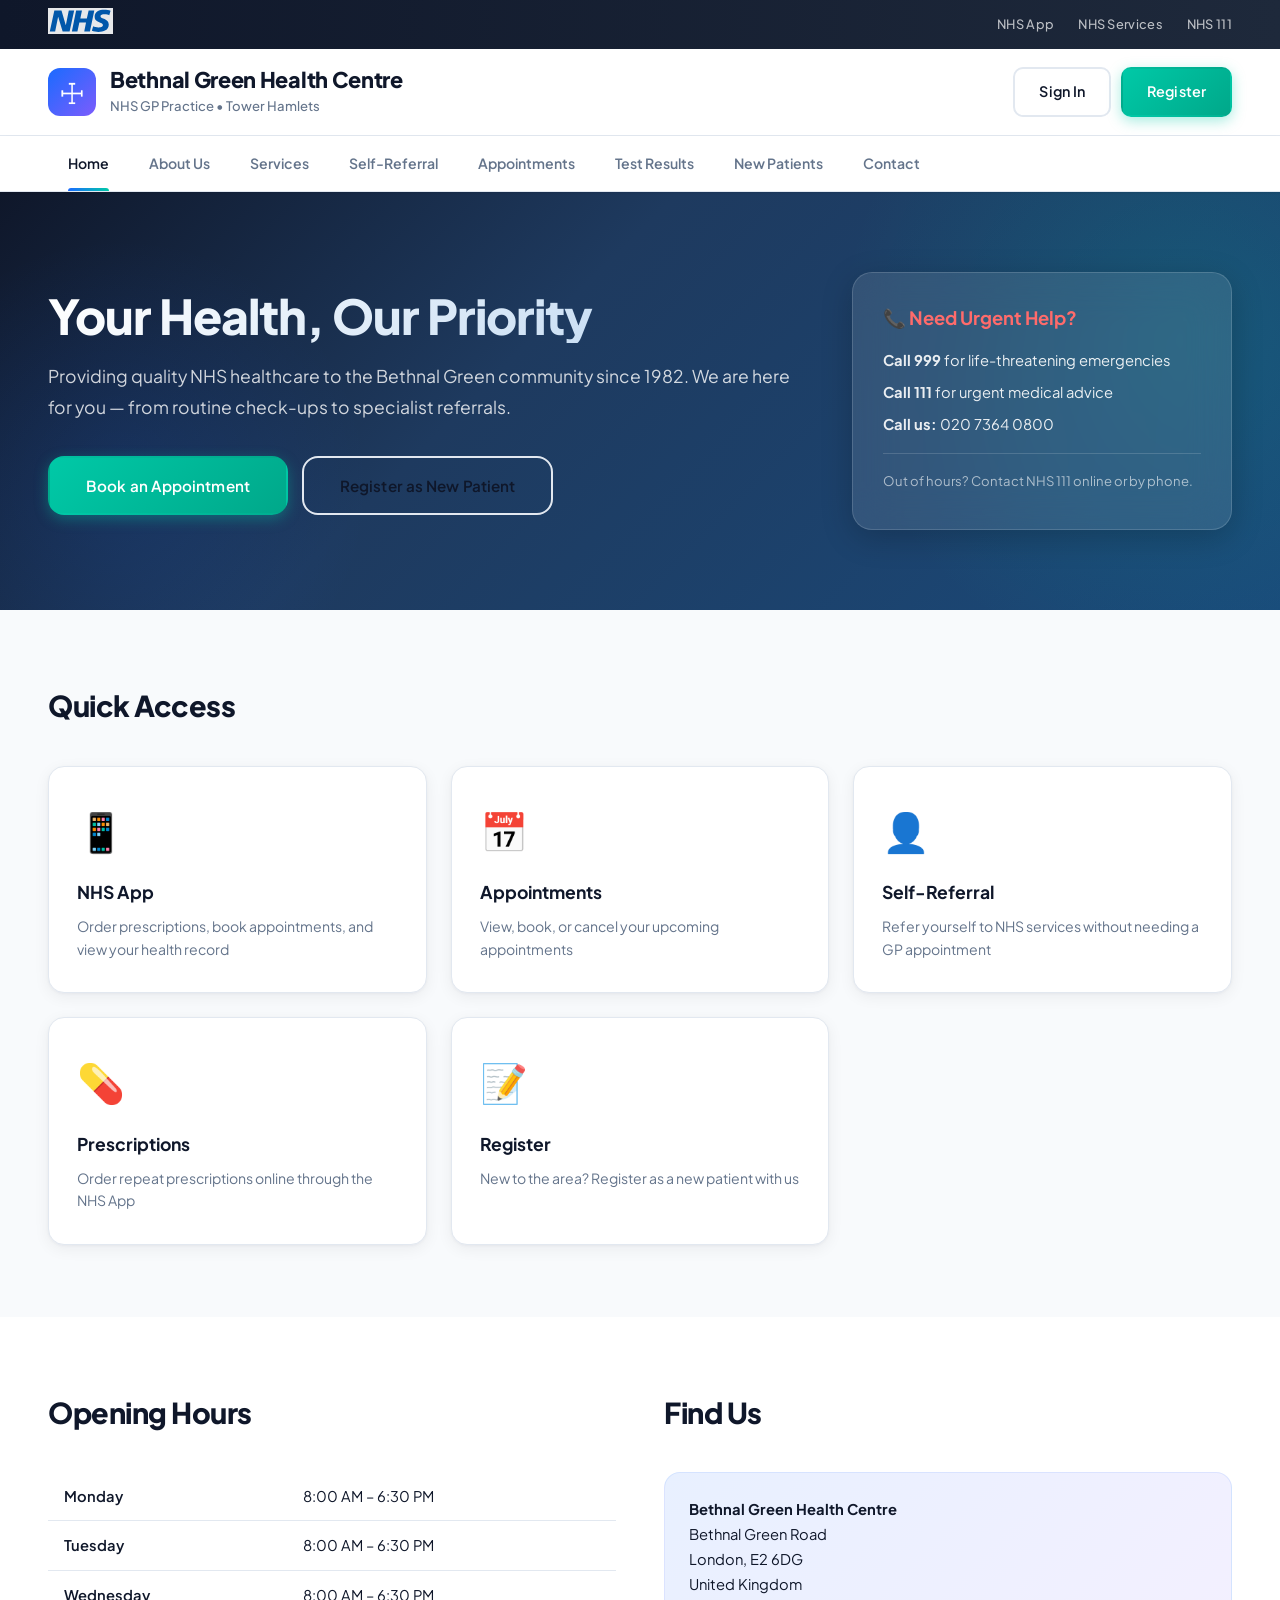
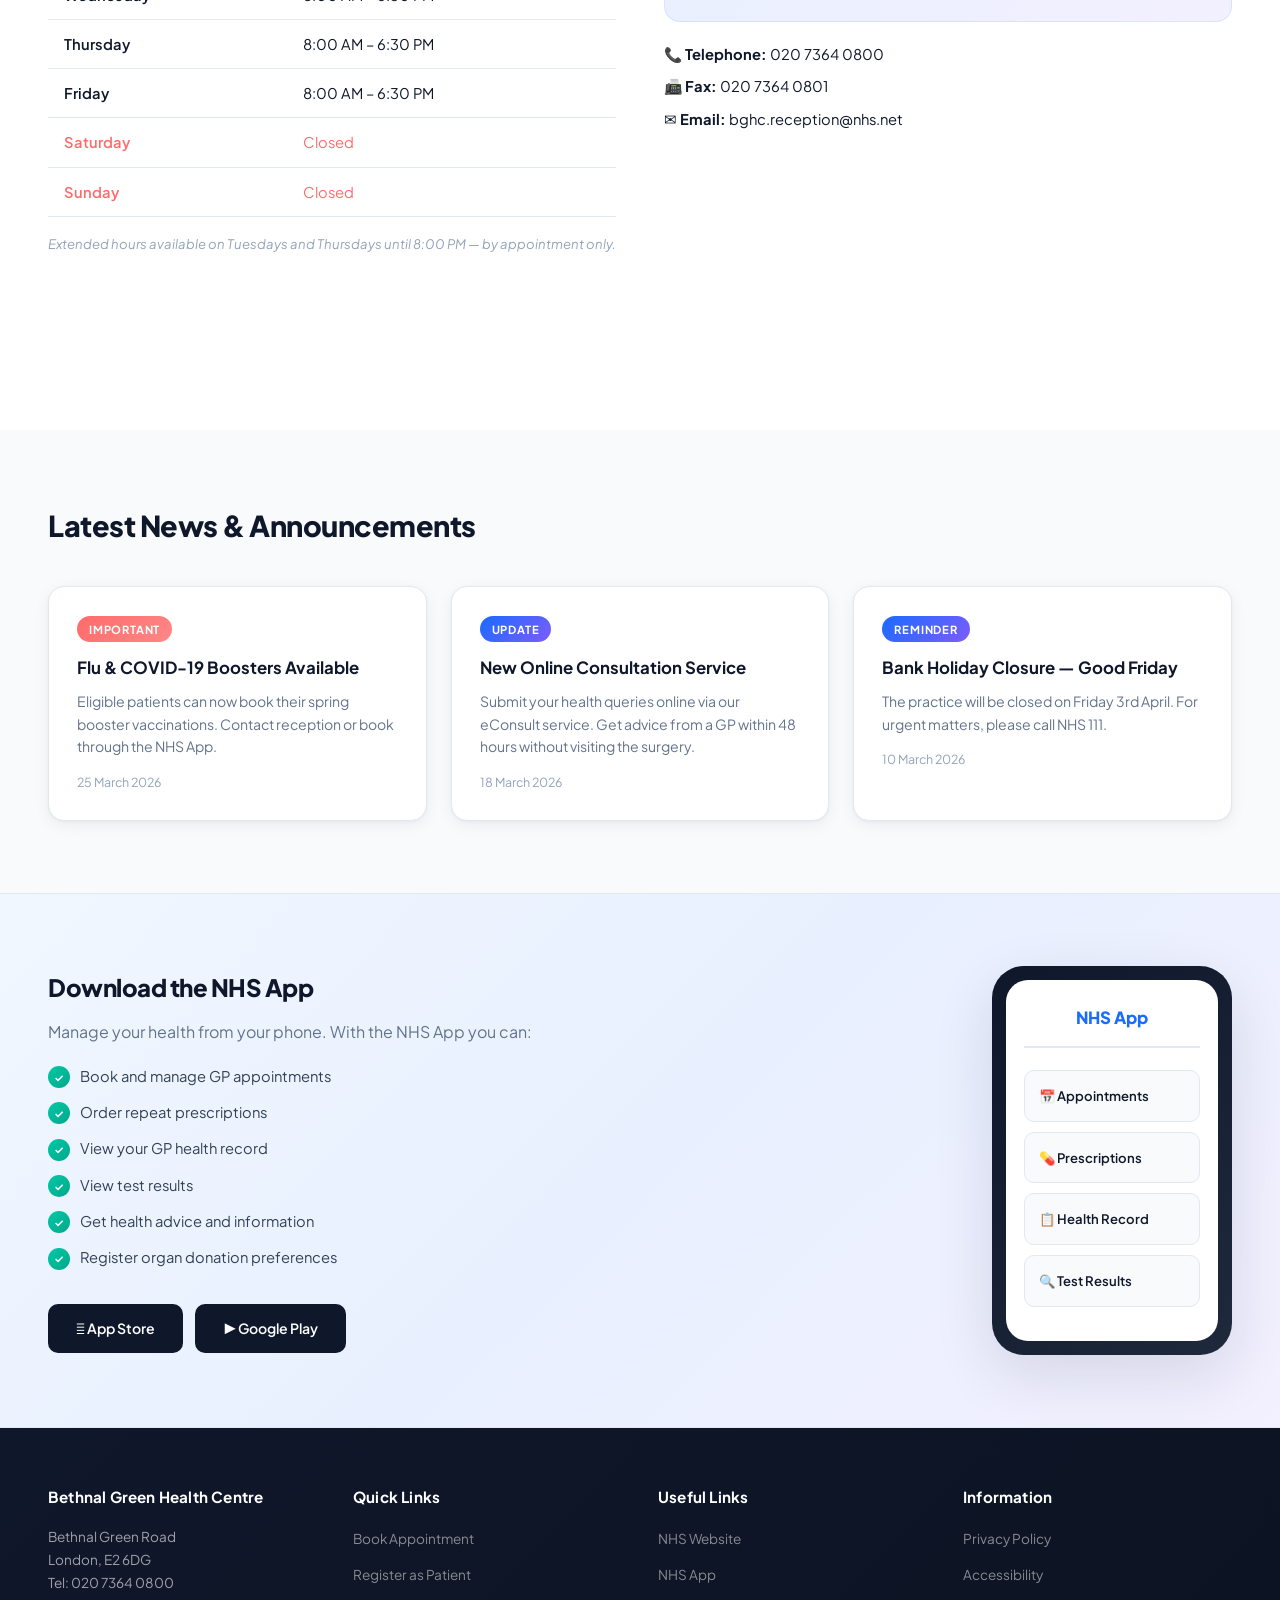
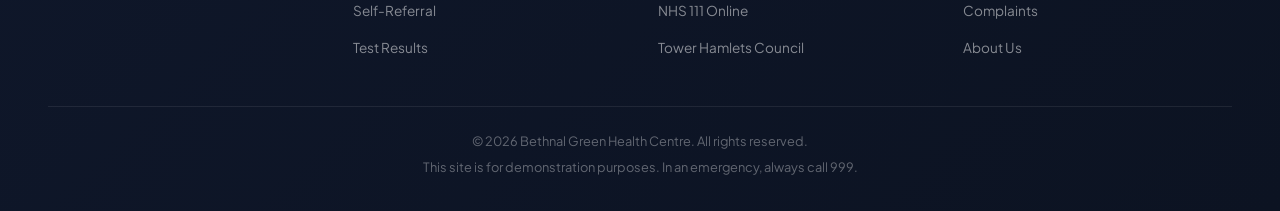
<file: index.html>
<!DOCTYPE html>
<html lang="en">
<head>
    <meta charset="UTF-8">
    <meta name="viewport" content="width=device-width, initial-scale=1.0">
    <title>Bethnal Green Health Centre - NHS GP Practice</title>
    <link rel="stylesheet" href="styles.css">
    <link rel="preconnect" href="https://fonts.googleapis.com">
    <link href="https://fonts.googleapis.com/css2?family=Frutiger:wght@400;700&family=Inter:wght@300;400;500;600;700&display=swap" rel="stylesheet">
</head>
<body>
    <!-- NHS Top Banner -->
    <div class="nhs-banner">
        <div class="container nhs-banner-inner">
            <a href="https://www.nhs.uk" class="nhs-logo-link" target="_blank">
                <svg class="nhs-logo" xmlns="http://www.w3.org/2000/svg" viewBox="0 0 40 16" width="80" height="32">
                    <path fill="#fff" d="M0 0h40v16H0z"/>
                    <path fill="#005eb8" d="M3.9 1.5h4.4l2.6 9h.1l1.8-9h3.3l-2.8 13H9l-2.7-9h-.1l-1.8 9H1.1M17.3 1.5h3.6l-1 4.9h4L25 1.5h3.5l-2.7 13h-3.5l1.1-5.6h-4.1l-1.2 5.6h-3.4M37.7 4.4c-.7-.3-1.6-.6-2.9-.6-1.4 0-2.5.2-2.5 1.3 0 1.8 5.1 1.2 5.1 5.1 0 3.6-3.3 4.5-6.4 4.5-1.3 0-2.9-.3-4-.7l.8-2.7c.7.4 2.1.7 3.2.7s2.8-.2 2.8-1.5c0-2.1-5.1-1.3-5.1-5 0-3.4 2.9-4.4 5.8-4.4 1.6 0 3.1.2 4 .6"/>
                </svg>
            </a>
            <nav class="nhs-top-nav">
                <a href="https://www.nhs.uk/nhs-app/" target="_blank">NHS App</a>
                <a href="https://www.nhs.uk/nhs-services/" target="_blank">NHS Services</a>
                <a href="https://111.nhs.uk/" target="_blank">NHS 111</a>
            </nav>
        </div>
    </div>

    <!-- Main Header -->
    <header class="main-header">
        <div class="container header-inner">
            <div class="header-left">
                <div class="practice-icon">&#9769;</div>
                <div>
                    <h1 class="practice-name">Bethnal Green Health Centre</h1>
                    <p class="practice-subtitle">NHS GP Practice &bull; Tower Hamlets</p>
                </div>
            </div>
            <div class="header-right">
                <a href="signin.html" class="btn btn-outline">Sign In</a>
                <a href="register.html" class="btn btn-primary">Register</a>
            </div>
        </div>
    </header>

    <!-- Navigation -->
    <nav class="main-nav">
        <div class="container">
            <button class="mobile-menu-btn" onclick="toggleMenu()" aria-label="Menu">&#9776;</button>
            <ul class="nav-list" id="navList">
                <li><a href="index.html" class="active">Home</a></li>
                <li><a href="about.html">About Us</a></li>
                <li><a href="services.html">Services</a></li>
                <li><a href="self-referral.html">Self-Referral</a></li>
                <li><a href="appointments.html">Appointments</a></li>
                <li><a href="results.html">Test Results</a></li>
                <li><a href="register.html">New Patients</a></li>
                <li><a href="contact.html">Contact</a></li>
            </ul>
        </div>
    </nav>

    <!-- Hero Section -->
    <section class="hero">
        <div class="container hero-inner">
            <div class="hero-content">
                <h2>Your Health, Our Priority</h2>
                <p>Providing quality NHS healthcare to the Bethnal Green community since 1982. We are here for you — from routine check-ups to specialist referrals.</p>
                <div class="hero-actions">
                    <a href="appointments.html" class="btn btn-primary btn-lg">Book an Appointment</a>
                    <a href="register.html" class="btn btn-outline btn-lg">Register as New Patient</a>
                </div>
            </div>
            <div class="hero-card">
                <h3>&#128222; Need Urgent Help?</h3>
                <p><strong>Call 999</strong> for life-threatening emergencies</p>
                <p><strong>Call 111</strong> for urgent medical advice</p>
                <p><strong>Call us:</strong> 020 7364 0800</p>
                <hr>
                <p class="small">Out of hours? Contact NHS 111 online or by phone.</p>
            </div>
        </div>
    </section>

    <!-- Quick Access -->
    <section class="section quick-access">
        <div class="container">
            <h2 class="section-title">Quick Access</h2>
            <div class="card-grid">
                <a href="https://www.nhs.uk/nhs-app/" target="_blank" class="quick-card">
                    <div class="quick-icon">&#128241;</div>
                    <h3>NHS App</h3>
                    <p>Order prescriptions, book appointments, and view your health record</p>
                </a>
                <a href="appointments.html" class="quick-card">
                    <div class="quick-icon">&#128197;</div>
                    <h3>Appointments</h3>
                    <p>View, book, or cancel your upcoming appointments</p>
                </a>
<a href="self-referral.html" class="quick-card">
                    <div class="quick-icon">&#128100;</div>
                    <h3>Self-Referral</h3>
                    <p>Refer yourself to NHS services without needing a GP appointment</p>
                </a>
                <a href="prescriptions.html" class="quick-card">
                    <div class="quick-icon">&#128138;</div>
                    <h3>Prescriptions</h3>
                    <p>Order repeat prescriptions online through the NHS App</p>
                </a>
                <a href="register.html" class="quick-card">
                    <div class="quick-icon">&#128221;</div>
                    <h3>Register</h3>
                    <p>New to the area? Register as a new patient with us</p>
                </a>
            </div>
        </div>
    </section>

    <!-- Opening Hours -->
    <section class="section section-alt">
        <div class="container">
            <div class="two-col">
                <div>
                    <h2 class="section-title">Opening Hours</h2>
                    <table class="hours-table">
                        <tr><td>Monday</td><td>8:00 AM – 6:30 PM</td></tr>
                        <tr><td>Tuesday</td><td>8:00 AM – 6:30 PM</td></tr>
                        <tr><td>Wednesday</td><td>8:00 AM – 6:30 PM</td></tr>
                        <tr><td>Thursday</td><td>8:00 AM – 6:30 PM</td></tr>
                        <tr><td>Friday</td><td>8:00 AM – 6:30 PM</td></tr>
                        <tr class="closed"><td>Saturday</td><td>Closed</td></tr>
                        <tr class="closed"><td>Sunday</td><td>Closed</td></tr>
                    </table>
                    <p class="note">Extended hours available on Tuesdays and Thursdays until 8:00 PM — by appointment only.</p>
                </div>
                <div>
                    <h2 class="section-title">Find Us</h2>
                    <div class="address-block">
                        <p><strong>Bethnal Green Health Centre</strong></p>
                        <p>Bethnal Green Road</p>
                        <p>London, E2 6DG</p>
                        <p>United Kingdom</p>
                    </div>
                    <div class="contact-quick">
                        <p>&#128222; <strong>Telephone:</strong> 020 7364 0800</p>
                        <p>&#128224; <strong>Fax:</strong> 020 7364 0801</p>
                        <p>&#9993; <strong>Email:</strong> bghc.reception@nhs.net</p>
                    </div>
                    <div class="map-embed">
                        <iframe src="https://www.google.com/maps/embed?pb=!1m18!1m12!1m3!1d2482.8!2d-0.055!3d51.527!2m3!1f0!2f0!3f0!3m2!1i1024!2i768!4f13.1!3m3!1m2!1s0x0%3A0x0!2sBethnal+Green!5e0!3m2!1sen!2suk!4v1" width="100%" height="200" style="border:0;border-radius:8px;" allowfullscreen loading="lazy"></iframe>
                    </div>
                </div>
            </div>
        </div>
    </section>

    <!-- Announcements -->
    <section class="section">
        <div class="container">
            <h2 class="section-title">Latest News & Announcements</h2>
            <div class="announcements">
                <div class="announcement-card">
                    <span class="announcement-badge">Important</span>
                    <h3>Flu & COVID-19 Boosters Available</h3>
                    <p>Eligible patients can now book their spring booster vaccinations. Contact reception or book through the NHS App.</p>
                    <span class="announcement-date">25 March 2026</span>
                </div>
                <div class="announcement-card">
                    <span class="announcement-badge info">Update</span>
                    <h3>New Online Consultation Service</h3>
                    <p>Submit your health queries online via our eConsult service. Get advice from a GP within 48 hours without visiting the surgery.</p>
                    <span class="announcement-date">18 March 2026</span>
                </div>
                <div class="announcement-card">
                    <span class="announcement-badge info">Reminder</span>
                    <h3>Bank Holiday Closure — Good Friday</h3>
                    <p>The practice will be closed on Friday 3rd April. For urgent matters, please call NHS 111.</p>
                    <span class="announcement-date">10 March 2026</span>
                </div>
            </div>
        </div>
    </section>

    <!-- NHS App Promo -->
    <section class="section nhs-app-promo">
        <div class="container nhs-app-inner">
            <div>
                <h2>Download the NHS App</h2>
                <p>Manage your health from your phone. With the NHS App you can:</p>
                <ul>
                    <li>Book and manage GP appointments</li>
                    <li>Order repeat prescriptions</li>
                    <li>View your GP health record</li>
                    <li>View test results</li>
                    <li>Get health advice and information</li>
                    <li>Register organ donation preferences</li>
                </ul>
                <div class="app-buttons">
                    <a href="https://apps.apple.com/gb/app/nhs-app/id1388411277" target="_blank" class="app-badge">&#63743; App Store</a>
                    <a href="https://play.google.com/store/apps/details?id=com.nhs.online.nhsonline" target="_blank" class="app-badge">&#9654; Google Play</a>
                </div>
            </div>
            <div class="nhs-app-graphic">
                <div class="phone-mockup">
                    <div class="phone-screen">
                        <div class="phone-header">NHS App</div>
                        <div class="phone-item">&#128197; Appointments</div>
                        <div class="phone-item">&#128138; Prescriptions</div>
                        <div class="phone-item">&#128203; Health Record</div>
                        <div class="phone-item">&#128269; Test Results</div>
                    </div>
                </div>
            </div>
        </div>
    </section>

    <!-- Footer -->
    <footer class="main-footer">
        <div class="container">
            <div class="footer-grid">
                <div>
                    <h4>Bethnal Green Health Centre</h4>
                    <p>Bethnal Green Road<br>London, E2 6DG</p>
                    <p>Tel: 020 7364 0800</p>
                </div>
                <div>
                    <h4>Quick Links</h4>
                    <ul>
                        <li><a href="appointments.html">Book Appointment</a></li>
                        <li><a href="register.html">Register as Patient</a></li>
                        <li><a href="self-referral.html">Self-Referral</a></li>
                        <li><a href="results.html">Test Results</a></li>
                    </ul>
                </div>
                <div>
                    <h4>Useful Links</h4>
                    <ul>
                        <li><a href="https://www.nhs.uk" target="_blank">NHS Website</a></li>
                        <li><a href="https://www.nhs.uk/nhs-app/" target="_blank">NHS App</a></li>
                        <li><a href="https://111.nhs.uk" target="_blank">NHS 111 Online</a></li>
                        <li><a href="https://www.towerhamlets.gov.uk" target="_blank">Tower Hamlets Council</a></li>
                    </ul>
                </div>
                <div>
                    <h4>Information</h4>
                    <ul>
                        <li><a href="privacy.html">Privacy Policy</a></li>
                        <li><a href="accessibility.html">Accessibility</a></li>
                        <li><a href="complaints.html">Complaints</a></li>
                        <li><a href="about.html">About Us</a></li>
                    </ul>
                </div>
            </div>
            <div class="footer-bottom">
                <p>&copy; 2026 Bethnal Green Health Centre. All rights reserved.</p>
                <p>This site is for demonstration purposes. In an emergency, always call 999.</p>
            </div>
        </div>
    </footer>

    <script src="script.js"></script>
</body>
</html>
</file>
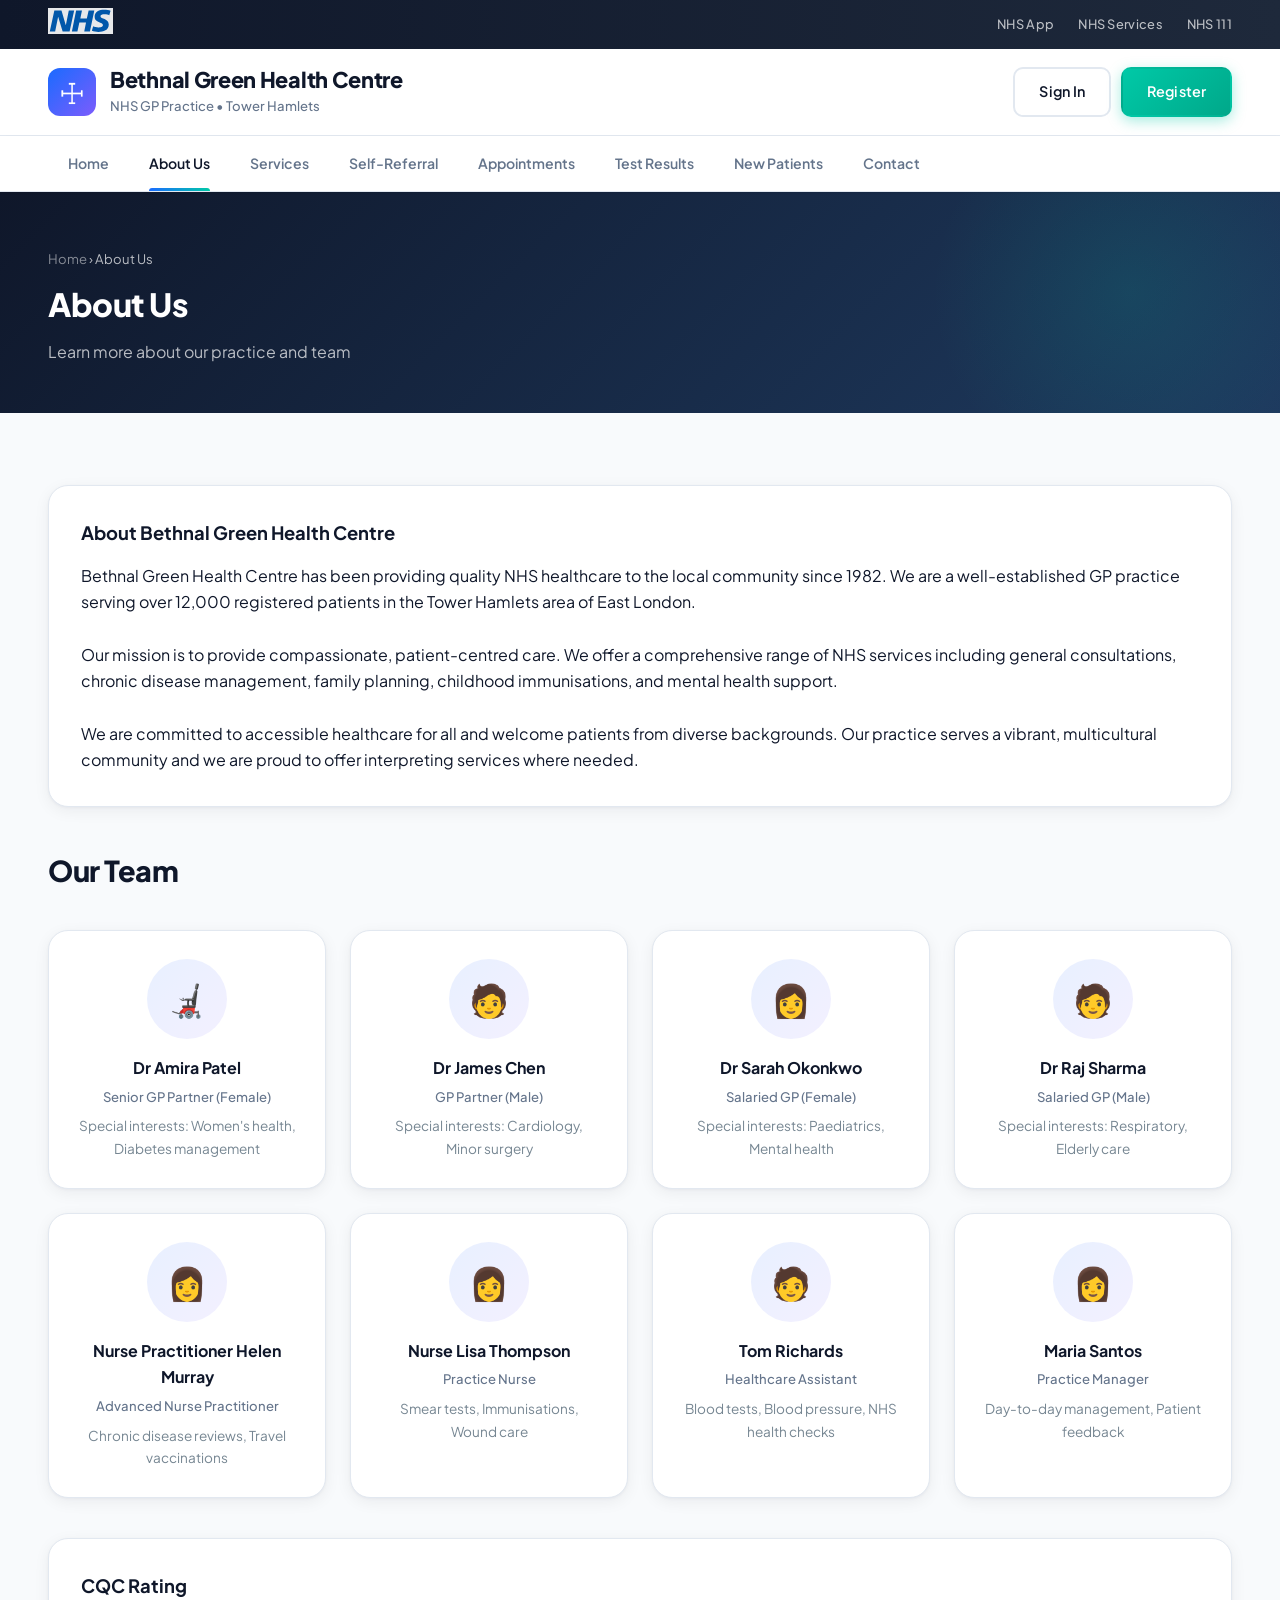
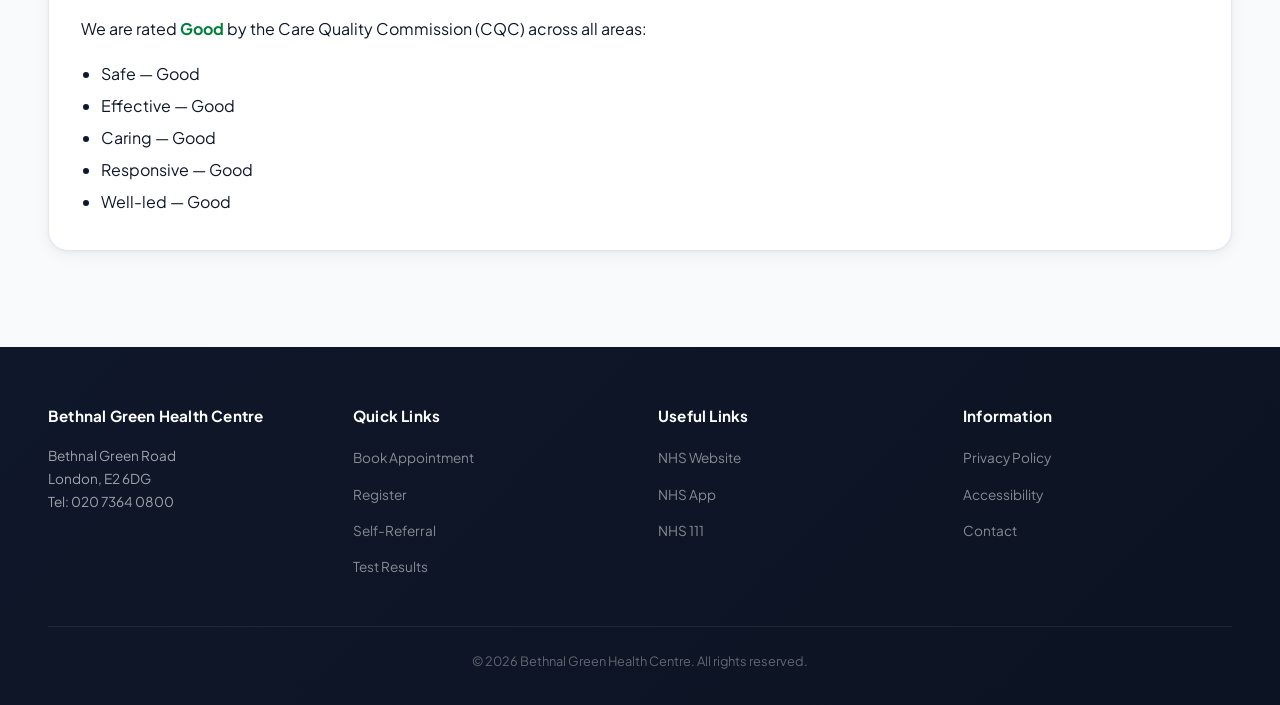
<file: about.html>
<!DOCTYPE html>
<html lang="en">
<head>
    <meta charset="UTF-8">
    <meta name="viewport" content="width=device-width, initial-scale=1.0">
    <title>About Us - Bethnal Green Health Centre</title>
    <link rel="stylesheet" href="styles.css">
    <link href="https://fonts.googleapis.com/css2?family=Inter:wght@300;400;500;600;700&display=swap" rel="stylesheet">
</head>
<body>
    <!-- NHS Top Banner -->
    <div class="nhs-banner">
        <div class="container nhs-banner-inner">
            <a href="https://www.nhs.uk" class="nhs-logo-link" target="_blank">
                <svg class="nhs-logo" xmlns="http://www.w3.org/2000/svg" viewBox="0 0 40 16" width="80" height="32"><path fill="#fff" d="M0 0h40v16H0z"/><path fill="#005eb8" d="M3.9 1.5h4.4l2.6 9h.1l1.8-9h3.3l-2.8 13H9l-2.7-9h-.1l-1.8 9H1.1M17.3 1.5h3.6l-1 4.9h4L25 1.5h3.5l-2.7 13h-3.5l1.1-5.6h-4.1l-1.2 5.6h-3.4M37.7 4.4c-.7-.3-1.6-.6-2.9-.6-1.4 0-2.5.2-2.5 1.3 0 1.8 5.1 1.2 5.1 5.1 0 3.6-3.3 4.5-6.4 4.5-1.3 0-2.9-.3-4-.7l.8-2.7c.7.4 2.1.7 3.2.7s2.8-.2 2.8-1.5c0-2.1-5.1-1.3-5.1-5 0-3.4 2.9-4.4 5.8-4.4 1.6 0 3.1.2 4 .6"/></svg>
            </a>
            <nav class="nhs-top-nav">
                <a href="https://www.nhs.uk/nhs-app/" target="_blank">NHS App</a>
                <a href="https://www.nhs.uk/nhs-services/" target="_blank">NHS Services</a>
                <a href="https://111.nhs.uk/" target="_blank">NHS 111</a>
            </nav>
        </div>
    </div>

    <header class="main-header">
        <div class="container header-inner">
            <div class="header-left">
                <div class="practice-icon">&#9769;</div>
                <div>
                    <h1 class="practice-name">Bethnal Green Health Centre</h1>
                    <p class="practice-subtitle">NHS GP Practice &bull; Tower Hamlets</p>
                </div>
            </div>
            <div class="header-right">
                <a href="signin.html" class="btn btn-outline">Sign In</a>
                <a href="register.html" class="btn btn-primary">Register</a>
            </div>
        </div>
    </header>

    <nav class="main-nav">
        <div class="container">
            <button class="mobile-menu-btn" onclick="toggleMenu()" aria-label="Menu">&#9776;</button>
            <ul class="nav-list" id="navList">
                <li><a href="index.html">Home</a></li>
                <li><a href="about.html" class="active">About Us</a></li>
                <li><a href="services.html">Services</a></li>
                <li><a href="self-referral.html">Self-Referral</a></li>
                <li><a href="appointments.html">Appointments</a></li>
                <li><a href="results.html">Test Results</a></li>
                <li><a href="register.html">New Patients</a></li>
                <li><a href="contact.html">Contact</a></li>
            </ul>
        </div>
    </nav>

    <div class="page-header">
        <div class="container">
            <p class="breadcrumb"><a href="index.html">Home</a> &rsaquo; About Us</p>
            <h2>About Us</h2>
            <p>Learn more about our practice and team</p>
        </div>
    </div>

    <section class="section">
        <div class="container">
            <div class="content-card">
                <h3>About Bethnal Green Health Centre</h3>
                <p>Bethnal Green Health Centre has been providing quality NHS healthcare to the local community since 1982. We are a well-established GP practice serving over 12,000 registered patients in the Tower Hamlets area of East London.</p>
                <br>
                <p>Our mission is to provide compassionate, patient-centred care. We offer a comprehensive range of NHS services including general consultations, chronic disease management, family planning, childhood immunisations, and mental health support.</p>
                <br>
                <p>We are committed to accessible healthcare for all and welcome patients from diverse backgrounds. Our practice serves a vibrant, multicultural community and we are proud to offer interpreting services where needed.</p>
            </div>

            <h2 class="section-title" style="margin-top:40px;">Our Team</h2>
            <div class="team-grid">
                <div class="team-card">
                    <div class="team-avatar">&#129468;</div>
                    <h4>Dr Amira Patel</h4>
                    <p class="role">Senior GP Partner (Female)</p>
                    <p style="font-size:0.85rem;color:#768692;margin-top:8px;">Special interests: Women's health, Diabetes management</p>
                </div>
                <div class="team-card">
                    <div class="team-avatar">&#129489;</div>
                    <h4>Dr James Chen</h4>
                    <p class="role">GP Partner (Male)</p>
                    <p style="font-size:0.85rem;color:#768692;margin-top:8px;">Special interests: Cardiology, Minor surgery</p>
                </div>
                <div class="team-card">
                    <div class="team-avatar">&#128105;</div>
                    <h4>Dr Sarah Okonkwo</h4>
                    <p class="role">Salaried GP (Female)</p>
                    <p style="font-size:0.85rem;color:#768692;margin-top:8px;">Special interests: Paediatrics, Mental health</p>
                </div>
                <div class="team-card">
                    <div class="team-avatar">&#129489;</div>
                    <h4>Dr Raj Sharma</h4>
                    <p class="role">Salaried GP (Male)</p>
                    <p style="font-size:0.85rem;color:#768692;margin-top:8px;">Special interests: Respiratory, Elderly care</p>
                </div>
                <div class="team-card">
                    <div class="team-avatar">&#128105;</div>
                    <h4>Nurse Practitioner Helen Murray</h4>
                    <p class="role">Advanced Nurse Practitioner</p>
                    <p style="font-size:0.85rem;color:#768692;margin-top:8px;">Chronic disease reviews, Travel vaccinations</p>
                </div>
                <div class="team-card">
                    <div class="team-avatar">&#128105;</div>
                    <h4>Nurse Lisa Thompson</h4>
                    <p class="role">Practice Nurse</p>
                    <p style="font-size:0.85rem;color:#768692;margin-top:8px;">Smear tests, Immunisations, Wound care</p>
                </div>
                <div class="team-card">
                    <div class="team-avatar">&#129489;</div>
                    <h4>Tom Richards</h4>
                    <p class="role">Healthcare Assistant</p>
                    <p style="font-size:0.85rem;color:#768692;margin-top:8px;">Blood tests, Blood pressure, NHS health checks</p>
                </div>
                <div class="team-card">
                    <div class="team-avatar">&#128105;</div>
                    <h4>Maria Santos</h4>
                    <p class="role">Practice Manager</p>
                    <p style="font-size:0.85rem;color:#768692;margin-top:8px;">Day-to-day management, Patient feedback</p>
                </div>
            </div>

            <div class="content-card" style="margin-top:40px;">
                <h3>CQC Rating</h3>
                <p>We are rated <strong style="color:#007f3b;">Good</strong> by the Care Quality Commission (CQC) across all areas:</p>
                <ul style="margin:16px 0 0 20px;line-height:2;">
                    <li>Safe — Good</li>
                    <li>Effective — Good</li>
                    <li>Caring — Good</li>
                    <li>Responsive — Good</li>
                    <li>Well-led — Good</li>
                </ul>
            </div>
        </div>
    </section>

    <footer class="main-footer">
        <div class="container">
            <div class="footer-grid">
                <div><h4>Bethnal Green Health Centre</h4><p>Bethnal Green Road<br>London, E2 6DG</p><p>Tel: 020 7364 0800</p></div>
                <div><h4>Quick Links</h4><ul><li><a href="appointments.html">Book Appointment</a></li><li><a href="register.html">Register</a></li><li><a href="self-referral.html">Self-Referral</a></li><li><a href="results.html">Test Results</a></li></ul></div>
                <div><h4>Useful Links</h4><ul><li><a href="https://www.nhs.uk" target="_blank">NHS Website</a></li><li><a href="https://www.nhs.uk/nhs-app/" target="_blank">NHS App</a></li><li><a href="https://111.nhs.uk" target="_blank">NHS 111</a></li></ul></div>
                <div><h4>Information</h4><ul><li><a href="privacy.html">Privacy Policy</a></li><li><a href="accessibility.html">Accessibility</a></li><li><a href="contact.html">Contact</a></li></ul></div>
            </div>
            <div class="footer-bottom"><p>&copy; 2026 Bethnal Green Health Centre. All rights reserved.</p></div>
        </div>
    </footer>
    <script src="script.js"></script>
</body>
</html>
</file>
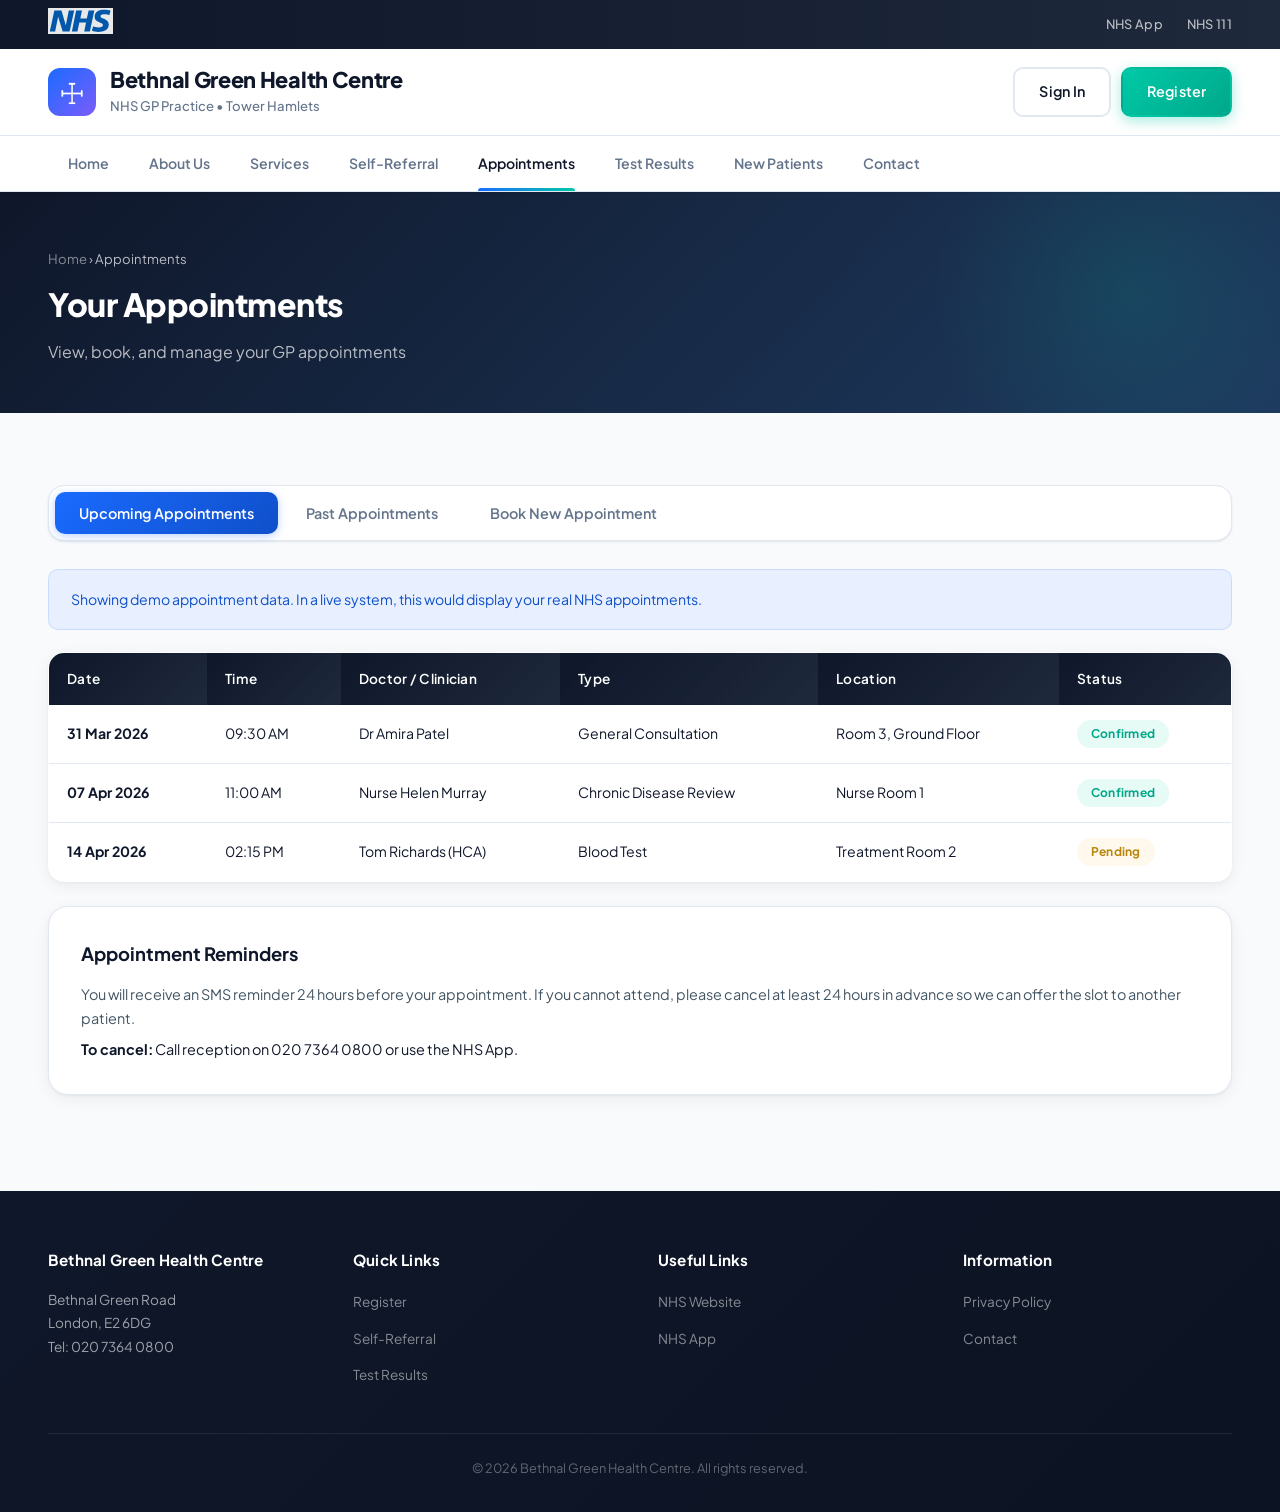
<file: appointments.html>
<!DOCTYPE html>
<html lang="en">
<head>
    <meta charset="UTF-8">
    <meta name="viewport" content="width=device-width, initial-scale=1.0">
    <title>Appointments - Bethnal Green Health Centre</title>
    <link rel="stylesheet" href="styles.css">
    <link href="https://fonts.googleapis.com/css2?family=Inter:wght@300;400;500;600;700&display=swap" rel="stylesheet">
</head>
<body>
    <div class="nhs-banner"><div class="container nhs-banner-inner"><a href="https://www.nhs.uk" class="nhs-logo-link" target="_blank"><svg class="nhs-logo" xmlns="http://www.w3.org/2000/svg" viewBox="0 0 40 16" width="80" height="32"><path fill="#fff" d="M0 0h40v16H0z"/><path fill="#005eb8" d="M3.9 1.5h4.4l2.6 9h.1l1.8-9h3.3l-2.8 13H9l-2.7-9h-.1l-1.8 9H1.1M17.3 1.5h3.6l-1 4.9h4L25 1.5h3.5l-2.7 13h-3.5l1.1-5.6h-4.1l-1.2 5.6h-3.4M37.7 4.4c-.7-.3-1.6-.6-2.9-.6-1.4 0-2.5.2-2.5 1.3 0 1.8 5.1 1.2 5.1 5.1 0 3.6-3.3 4.5-6.4 4.5-1.3 0-2.9-.3-4-.7l.8-2.7c.7.4 2.1.7 3.2.7s2.8-.2 2.8-1.5c0-2.1-5.1-1.3-5.1-5 0-3.4 2.9-4.4 5.8-4.4 1.6 0 3.1.2 4 .6"/></svg></a><nav class="nhs-top-nav"><a href="https://www.nhs.uk/nhs-app/" target="_blank">NHS App</a><a href="https://111.nhs.uk/" target="_blank">NHS 111</a></nav></div></div>

    <header class="main-header"><div class="container header-inner"><div class="header-left"><div class="practice-icon">&#9769;</div><div><h1 class="practice-name">Bethnal Green Health Centre</h1><p class="practice-subtitle">NHS GP Practice &bull; Tower Hamlets</p></div></div><div class="header-right"><a href="signin.html" class="btn btn-outline">Sign In</a><a href="register.html" class="btn btn-primary">Register</a></div></div></header>

    <nav class="main-nav"><div class="container"><button class="mobile-menu-btn" onclick="toggleMenu()" aria-label="Menu">&#9776;</button><ul class="nav-list" id="navList"><li><a href="index.html">Home</a></li><li><a href="about.html">About Us</a></li><li><a href="services.html">Services</a></li><li><a href="self-referral.html">Self-Referral</a></li><li><a href="appointments.html" class="active">Appointments</a></li><li><a href="results.html">Test Results</a></li><li><a href="register.html">New Patients</a></li><li><a href="contact.html">Contact</a></li></ul></div></nav>

    <div class="page-header">
        <div class="container">
            <p class="breadcrumb"><a href="index.html">Home</a> &rsaquo; Appointments</p>
            <h2>Your Appointments</h2>
            <p>View, book, and manage your GP appointments</p>
        </div>
    </div>

    <section class="section">
        <div class="container">
            <!-- Tabs -->
            <div class="tab-nav">
                <button class="tab-btn active" onclick="openTab('upcoming', this)">Upcoming Appointments</button>
                <button class="tab-btn" onclick="openTab('past', this)">Past Appointments</button>
                <button class="tab-btn" onclick="openTab('book', this)">Book New Appointment</button>
            </div>

            <!-- Upcoming Appointments -->
            <div id="upcoming" class="tab-content active">
                <div class="alert alert-info">
                    Showing demo appointment data. In a live system, this would display your real NHS appointments.
                </div>
                <table class="data-table">
                    <thead>
                        <tr>
                            <th>Date</th>
                            <th>Time</th>
                            <th>Doctor / Clinician</th>
                            <th>Type</th>
                            <th>Location</th>
                            <th>Status</th>
                        </tr>
                    </thead>
                    <tbody>
                        <tr>
                            <td><strong>31 Mar 2026</strong></td>
                            <td>09:30 AM</td>
                            <td>Dr Amira Patel</td>
                            <td>General Consultation</td>
                            <td>Room 3, Ground Floor</td>
                            <td><span class="status-badge status-confirmed">Confirmed</span></td>
                        </tr>
                        <tr>
                            <td><strong>07 Apr 2026</strong></td>
                            <td>11:00 AM</td>
                            <td>Nurse Helen Murray</td>
                            <td>Chronic Disease Review</td>
                            <td>Nurse Room 1</td>
                            <td><span class="status-badge status-confirmed">Confirmed</span></td>
                        </tr>
                        <tr>
                            <td><strong>14 Apr 2026</strong></td>
                            <td>02:15 PM</td>
                            <td>Tom Richards (HCA)</td>
                            <td>Blood Test</td>
                            <td>Treatment Room 2</td>
                            <td><span class="status-badge status-pending">Pending</span></td>
                        </tr>
                    </tbody>
                </table>

                <div class="content-card" style="margin-top:24px;">
                    <h3>Appointment Reminders</h3>
                    <p style="font-size:0.9rem;color:#425563;">You will receive an SMS reminder 24 hours before your appointment. If you cannot attend, please cancel at least 24 hours in advance so we can offer the slot to another patient.</p>
                    <p style="margin-top:8px;font-size:0.9rem;"><strong>To cancel:</strong> Call reception on 020 7364 0800 or use the NHS App.</p>
                </div>
            </div>

            <!-- Past Appointments -->
            <div id="past" class="tab-content">
                <table class="data-table">
                    <thead>
                        <tr>
                            <th>Date</th>
                            <th>Time</th>
                            <th>Doctor / Clinician</th>
                            <th>Type</th>
                            <th>Status</th>
                        </tr>
                    </thead>
                    <tbody>
                        <tr>
                            <td>10 Mar 2026</td>
                            <td>10:00 AM</td>
                            <td>Dr James Chen</td>
                            <td>General Consultation</td>
                            <td><span class="status-badge status-completed">Completed</span></td>
                        </tr>
                        <tr>
                            <td>24 Feb 2026</td>
                            <td>09:00 AM</td>
                            <td>Nurse Lisa Thompson</td>
                            <td>Cervical Screening</td>
                            <td><span class="status-badge status-completed">Completed</span></td>
                        </tr>
                        <tr>
                            <td>12 Feb 2026</td>
                            <td>03:30 PM</td>
                            <td>Dr Sarah Okonkwo</td>
                            <td>Mental Health Review</td>
                            <td><span class="status-badge status-completed">Completed</span></td>
                        </tr>
                        <tr>
                            <td>05 Jan 2026</td>
                            <td>11:45 AM</td>
                            <td>Dr Amira Patel</td>
                            <td>Diabetes Review</td>
                            <td><span class="status-badge status-completed">Completed</span></td>
                        </tr>
                        <tr>
                            <td>18 Dec 2025</td>
                            <td>08:30 AM</td>
                            <td>Dr Raj Sharma</td>
                            <td>Flu Vaccination</td>
                            <td><span class="status-badge status-completed">Completed</span></td>
                        </tr>
                    </tbody>
                </table>
            </div>

            <!-- Book New Appointment -->
            <div id="book" class="tab-content">
                <div class="form-card wide">
                    <h3 style="margin-bottom:20px;color:#003087;">Request an Appointment</h3>
                    <div class="alert alert-warning">
                        For <strong>urgent same-day appointments</strong>, please call reception on <strong>020 7364 0800</strong> at 8:00 AM. Phone lines open at 8:00 AM Monday to Friday.
                    </div>

                    <form onsubmit="handleBookAppointment(event)">
                        <div class="form-row">
                            <div class="form-group">
                                <label for="apptType">Appointment Type *</label>
                                <select id="apptType" class="form-control" required>
                                    <option value="">Select type...</option>
                                    <option>General Consultation (GP)</option>
                                    <option>Telephone Consultation</option>
                                    <option>Nurse Appointment</option>
                                    <option>Blood Test</option>
                                    <option>Chronic Disease Review</option>
                                    <option>Cervical Screening</option>
                                    <option>Child Immunisation</option>
                                    <option>Travel Vaccination</option>
                                    <option>NHS Health Check</option>
                                </select>
                            </div>
                            <div class="form-group">
                                <label for="prefDoctor">Preferred Doctor / Clinician</label>
                                <select id="prefDoctor" class="form-control">
                                    <option value="">No preference</option>
                                    <option>Dr Amira Patel</option>
                                    <option>Dr James Chen</option>
                                    <option>Dr Sarah Okonkwo</option>
                                    <option>Dr Raj Sharma</option>
                                    <option>Nurse Helen Murray</option>
                                    <option>Nurse Lisa Thompson</option>
                                </select>
                            </div>
                        </div>
                        <div class="form-row">
                            <div class="form-group">
                                <label for="prefDate">Preferred Date *</label>
                                <input type="date" id="prefDate" class="form-control" required>
                            </div>
                            <div class="form-group">
                                <label for="prefTime">Preferred Time</label>
                                <select id="prefTime" class="form-control">
                                    <option>Morning (8:00 - 12:00)</option>
                                    <option>Afternoon (12:00 - 18:30)</option>
                                    <option>No preference</option>
                                </select>
                            </div>
                        </div>
                        <div class="form-group">
                            <label for="reason">Reason for Appointment *</label>
                            <span class="hint">Brief description of your symptoms or reason for visit</span>
                            <textarea id="reason" class="form-control" rows="3" required></textarea>
                        </div>
                        <button type="submit" class="btn btn-primary btn-lg">Request Appointment</button>
                    </form>
                </div>
            </div>
        </div>
    </section>

    <footer class="main-footer"><div class="container"><div class="footer-grid"><div><h4>Bethnal Green Health Centre</h4><p>Bethnal Green Road<br>London, E2 6DG</p><p>Tel: 020 7364 0800</p></div><div><h4>Quick Links</h4><ul><li><a href="register.html">Register</a></li><li><a href="self-referral.html">Self-Referral</a></li><li><a href="results.html">Test Results</a></li></ul></div><div><h4>Useful Links</h4><ul><li><a href="https://www.nhs.uk" target="_blank">NHS Website</a></li><li><a href="https://www.nhs.uk/nhs-app/" target="_blank">NHS App</a></li></ul></div><div><h4>Information</h4><ul><li><a href="privacy.html">Privacy Policy</a></li><li><a href="contact.html">Contact</a></li></ul></div></div><div class="footer-bottom"><p>&copy; 2026 Bethnal Green Health Centre. All rights reserved.</p></div></div></footer>
    <script src="script.js"></script>
</body>
</html>
</file>
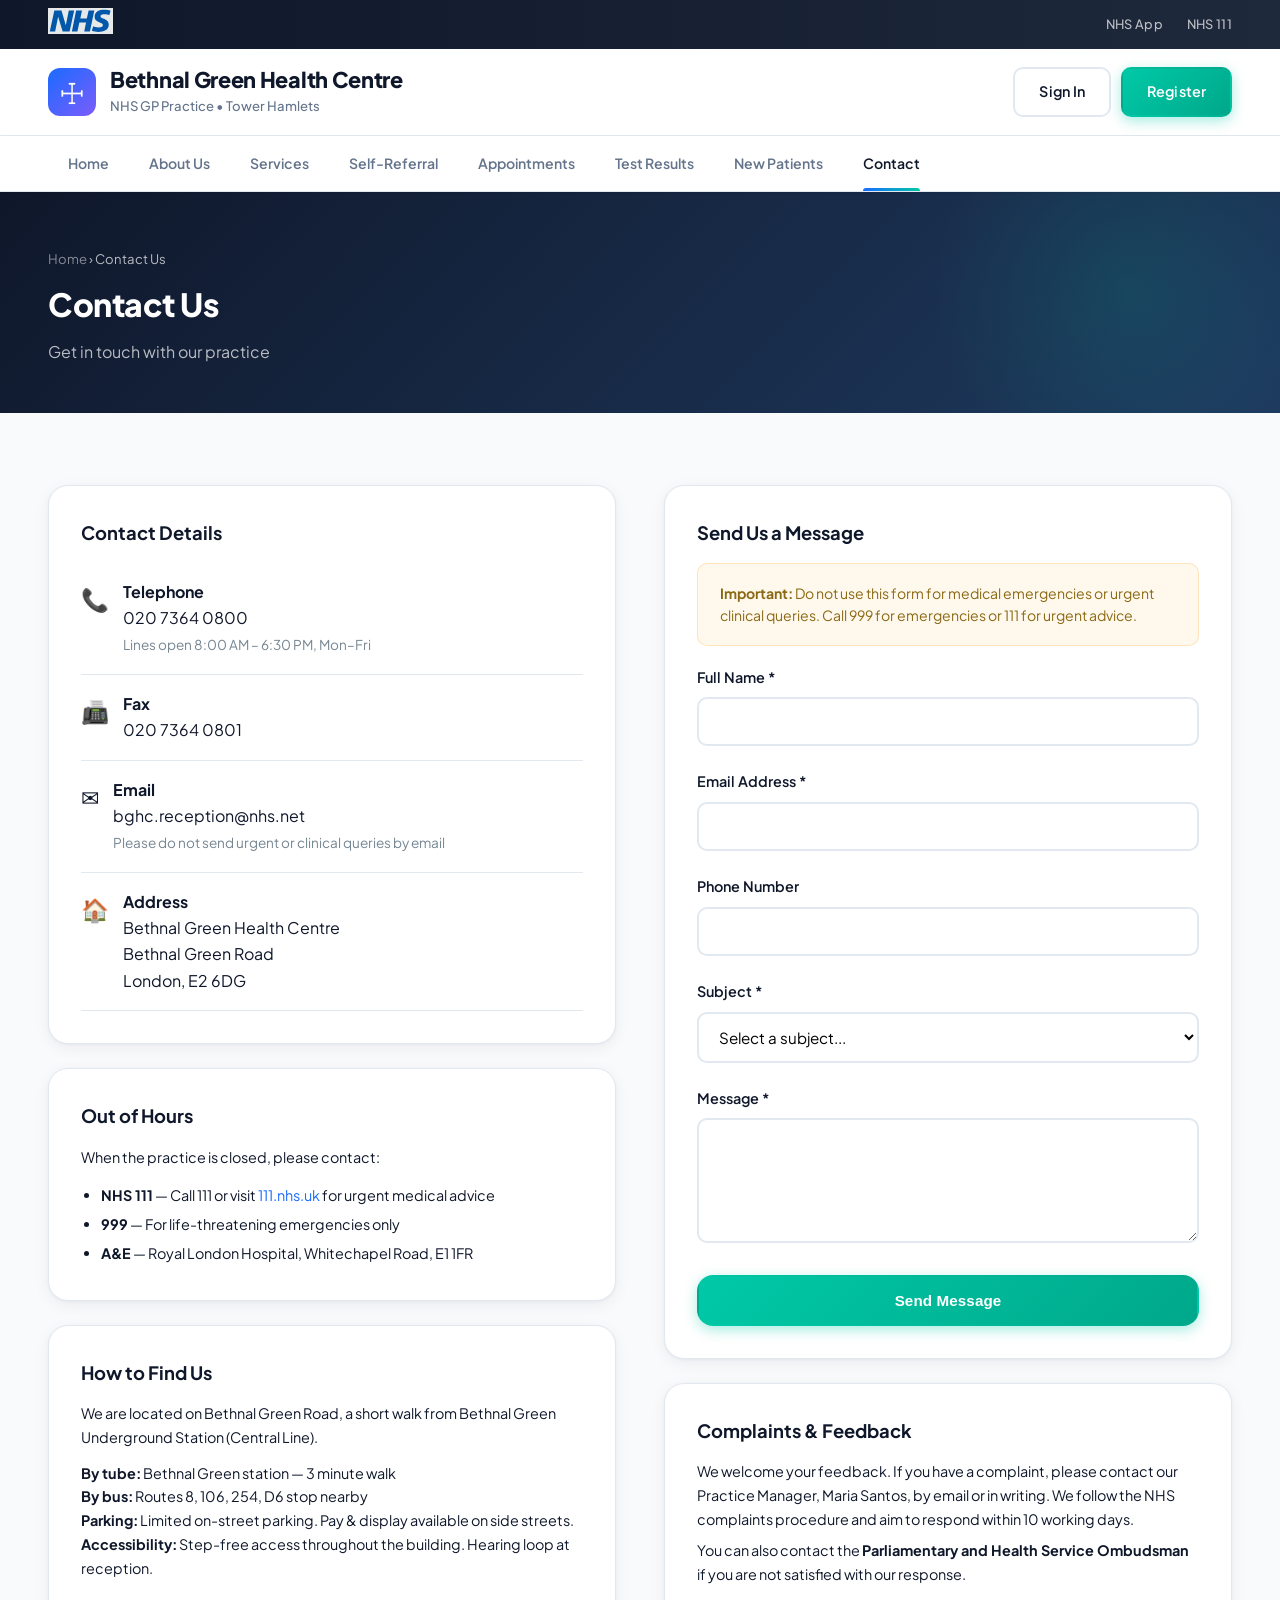
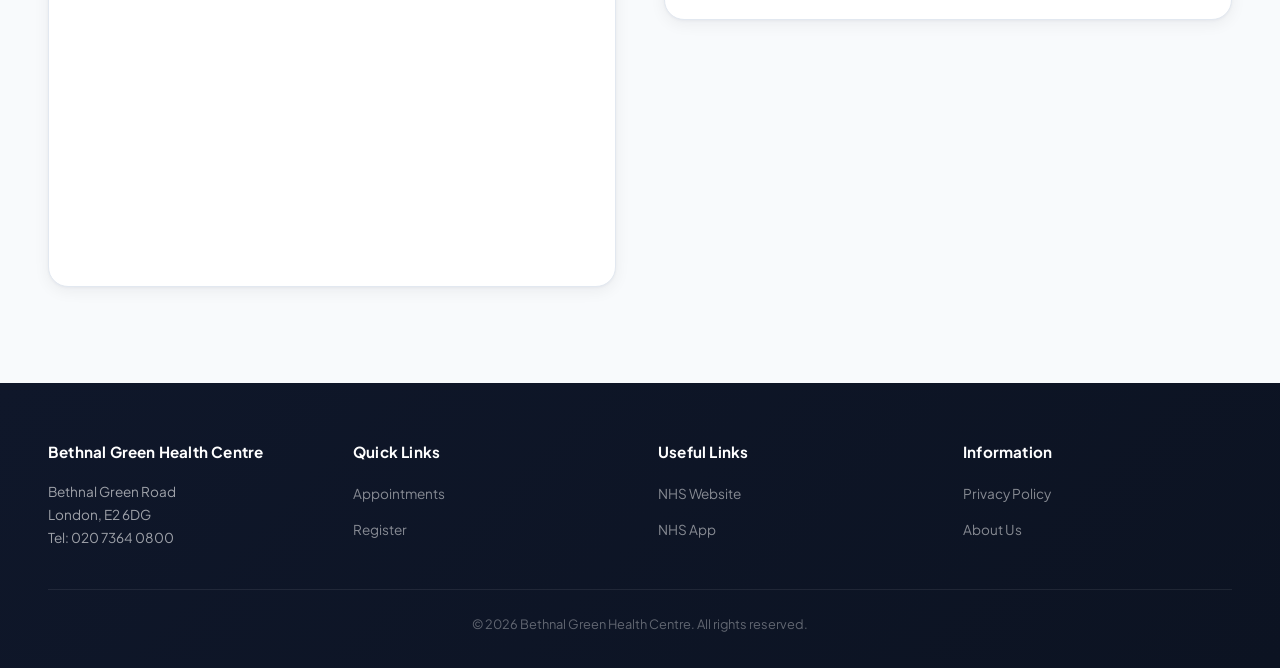
<file: contact.html>
<!DOCTYPE html>
<html lang="en">
<head>
    <meta charset="UTF-8">
    <meta name="viewport" content="width=device-width, initial-scale=1.0">
    <title>Contact Us - Bethnal Green Health Centre</title>
    <link rel="stylesheet" href="styles.css">
    <link href="https://fonts.googleapis.com/css2?family=Inter:wght@300;400;500;600;700&display=swap" rel="stylesheet">
</head>
<body>
    <div class="nhs-banner"><div class="container nhs-banner-inner"><a href="https://www.nhs.uk" class="nhs-logo-link" target="_blank"><svg class="nhs-logo" xmlns="http://www.w3.org/2000/svg" viewBox="0 0 40 16" width="80" height="32"><path fill="#fff" d="M0 0h40v16H0z"/><path fill="#005eb8" d="M3.9 1.5h4.4l2.6 9h.1l1.8-9h3.3l-2.8 13H9l-2.7-9h-.1l-1.8 9H1.1M17.3 1.5h3.6l-1 4.9h4L25 1.5h3.5l-2.7 13h-3.5l1.1-5.6h-4.1l-1.2 5.6h-3.4M37.7 4.4c-.7-.3-1.6-.6-2.9-.6-1.4 0-2.5.2-2.5 1.3 0 1.8 5.1 1.2 5.1 5.1 0 3.6-3.3 4.5-6.4 4.5-1.3 0-2.9-.3-4-.7l.8-2.7c.7.4 2.1.7 3.2.7s2.8-.2 2.8-1.5c0-2.1-5.1-1.3-5.1-5 0-3.4 2.9-4.4 5.8-4.4 1.6 0 3.1.2 4 .6"/></svg></a><nav class="nhs-top-nav"><a href="https://www.nhs.uk/nhs-app/" target="_blank">NHS App</a><a href="https://111.nhs.uk/" target="_blank">NHS 111</a></nav></div></div>

    <header class="main-header"><div class="container header-inner"><div class="header-left"><div class="practice-icon">&#9769;</div><div><h1 class="practice-name">Bethnal Green Health Centre</h1><p class="practice-subtitle">NHS GP Practice &bull; Tower Hamlets</p></div></div><div class="header-right"><a href="signin.html" class="btn btn-outline">Sign In</a><a href="register.html" class="btn btn-primary">Register</a></div></div></header>

    <nav class="main-nav"><div class="container"><button class="mobile-menu-btn" onclick="toggleMenu()" aria-label="Menu">&#9776;</button><ul class="nav-list" id="navList"><li><a href="index.html">Home</a></li><li><a href="about.html">About Us</a></li><li><a href="services.html">Services</a></li><li><a href="self-referral.html">Self-Referral</a></li><li><a href="appointments.html">Appointments</a></li><li><a href="results.html">Test Results</a></li><li><a href="register.html">New Patients</a></li><li><a href="contact.html" class="active">Contact</a></li></ul></div></nav>

    <div class="page-header">
        <div class="container">
            <p class="breadcrumb"><a href="index.html">Home</a> &rsaquo; Contact Us</p>
            <h2>Contact Us</h2>
            <p>Get in touch with our practice</p>
        </div>
    </div>

    <section class="section">
        <div class="container">
            <div class="two-col">
                <!-- Contact Details -->
                <div>
                    <div class="content-card">
                        <h3>Contact Details</h3>
                        <ul class="info-list">
                            <li>
                                <span class="icon">&#128222;</span>
                                <div><strong>Telephone</strong><br>020 7364 0800<br><span style="font-size:0.85rem;color:#768692;">Lines open 8:00 AM – 6:30 PM, Mon–Fri</span></div>
                            </li>
                            <li>
                                <span class="icon">&#128224;</span>
                                <div><strong>Fax</strong><br>020 7364 0801</div>
                            </li>
                            <li>
                                <span class="icon">&#9993;</span>
                                <div><strong>Email</strong><br>bghc.reception@nhs.net<br><span style="font-size:0.85rem;color:#768692;">Please do not send urgent or clinical queries by email</span></div>
                            </li>
                            <li>
                                <span class="icon">&#127968;</span>
                                <div><strong>Address</strong><br>Bethnal Green Health Centre<br>Bethnal Green Road<br>London, E2 6DG</div>
                            </li>
                        </ul>
                    </div>

                    <div class="content-card">
                        <h3>Out of Hours</h3>
                        <p style="font-size:0.9rem;">When the practice is closed, please contact:</p>
                        <ul style="margin:12px 0 0 20px;font-size:0.9rem;line-height:2;">
                            <li><strong>NHS 111</strong> — Call 111 or visit <a href="https://111.nhs.uk" target="_blank">111.nhs.uk</a> for urgent medical advice</li>
                            <li><strong>999</strong> — For life-threatening emergencies only</li>
                            <li><strong>A&E</strong> — Royal London Hospital, Whitechapel Road, E1 1FR</li>
                        </ul>
                    </div>

                    <div class="content-card">
                        <h3>How to Find Us</h3>
                        <p style="font-size:0.9rem;margin-bottom:12px;">We are located on Bethnal Green Road, a short walk from Bethnal Green Underground Station (Central Line).</p>
                        <p style="font-size:0.9rem;"><strong>By tube:</strong> Bethnal Green station — 3 minute walk</p>
                        <p style="font-size:0.9rem;"><strong>By bus:</strong> Routes 8, 106, 254, D6 stop nearby</p>
                        <p style="font-size:0.9rem;"><strong>Parking:</strong> Limited on-street parking. Pay & display available on side streets.</p>
                        <p style="font-size:0.9rem;"><strong>Accessibility:</strong> Step-free access throughout the building. Hearing loop at reception.</p>
                        <div class="map-embed" style="margin-top:16px;">
                            <iframe src="https://www.google.com/maps/embed?pb=!1m18!1m12!1m3!1d2482.8!2d-0.055!3d51.527!2m3!1f0!2f0!3f0!3m2!1i1024!2i768!4f13.1!3m3!1m2!1s0x0%3A0x0!2sBethnal+Green!5e0!3m2!1sen!2suk!4v1" width="100%" height="250" style="border:0;border-radius:8px;" allowfullscreen loading="lazy"></iframe>
                        </div>
                    </div>
                </div>

                <!-- Contact Form -->
                <div>
                    <div class="content-card">
                        <h3>Send Us a Message</h3>
                        <div class="alert alert-warning" style="margin-bottom:20px;">
                            <strong>Important:</strong> Do not use this form for medical emergencies or urgent clinical queries. Call 999 for emergencies or 111 for urgent advice.
                        </div>

                        <form onsubmit="handleContact(event)">
                            <div class="form-group">
                                <label for="contactName">Full Name *</label>
                                <input type="text" id="contactName" class="form-control" required>
                            </div>
                            <div class="form-group">
                                <label for="contactEmail">Email Address *</label>
                                <input type="email" id="contactEmail" class="form-control" required>
                            </div>
                            <div class="form-group">
                                <label for="contactPhone">Phone Number</label>
                                <input type="tel" id="contactPhone" class="form-control">
                            </div>
                            <div class="form-group">
                                <label for="contactSubject">Subject *</label>
                                <select id="contactSubject" class="form-control" required>
                                    <option value="">Select a subject...</option>
                                    <option>General Enquiry</option>
                                    <option>Appointment Query</option>
                                    <option>Prescription Query</option>
                                    <option>Registration Query</option>
                                    <option>Medical Records Request</option>
                                    <option>Complaint</option>
                                    <option>Feedback / Compliment</option>
                                    <option>Other</option>
                                </select>
                            </div>
                            <div class="form-group">
                                <label for="contactMessage">Message *</label>
                                <textarea id="contactMessage" class="form-control" rows="5" required></textarea>
                            </div>
                            <button type="submit" class="btn btn-primary btn-lg" style="width:100%;">Send Message</button>
                        </form>
                    </div>

                    <div class="content-card">
                        <h3>Complaints & Feedback</h3>
                        <p style="font-size:0.9rem;">We welcome your feedback. If you have a complaint, please contact our Practice Manager, Maria Santos, by email or in writing. We follow the NHS complaints procedure and aim to respond within 10 working days.</p>
                        <p style="font-size:0.9rem;margin-top:8px;">You can also contact the <strong>Parliamentary and Health Service Ombudsman</strong> if you are not satisfied with our response.</p>
                    </div>
                </div>
            </div>
        </div>
    </section>

    <footer class="main-footer"><div class="container"><div class="footer-grid"><div><h4>Bethnal Green Health Centre</h4><p>Bethnal Green Road<br>London, E2 6DG</p><p>Tel: 020 7364 0800</p></div><div><h4>Quick Links</h4><ul><li><a href="appointments.html">Appointments</a></li><li><a href="register.html">Register</a></li></ul></div><div><h4>Useful Links</h4><ul><li><a href="https://www.nhs.uk" target="_blank">NHS Website</a></li><li><a href="https://www.nhs.uk/nhs-app/" target="_blank">NHS App</a></li></ul></div><div><h4>Information</h4><ul><li><a href="privacy.html">Privacy Policy</a></li><li><a href="about.html">About Us</a></li></ul></div></div><div class="footer-bottom"><p>&copy; 2026 Bethnal Green Health Centre. All rights reserved.</p></div></div></footer>
    <script src="script.js"></script>
</body>
</html>
</file>
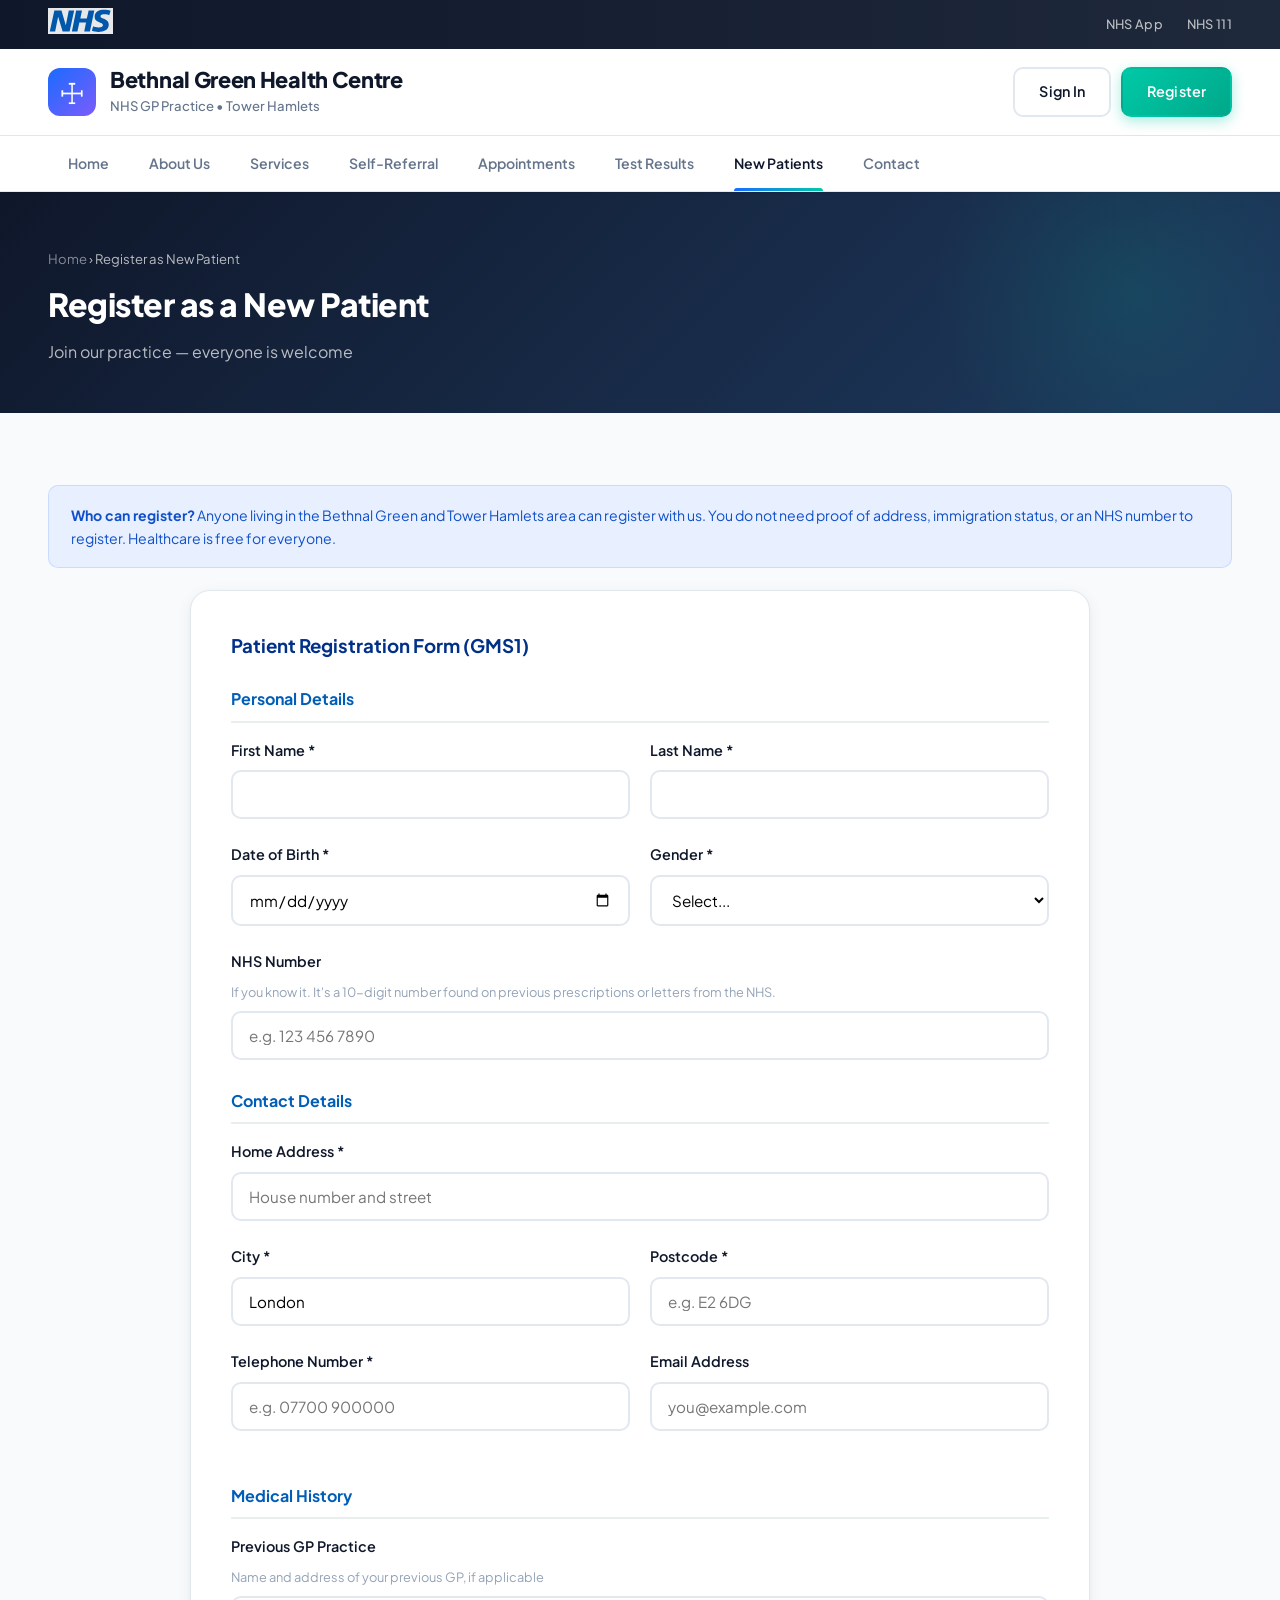
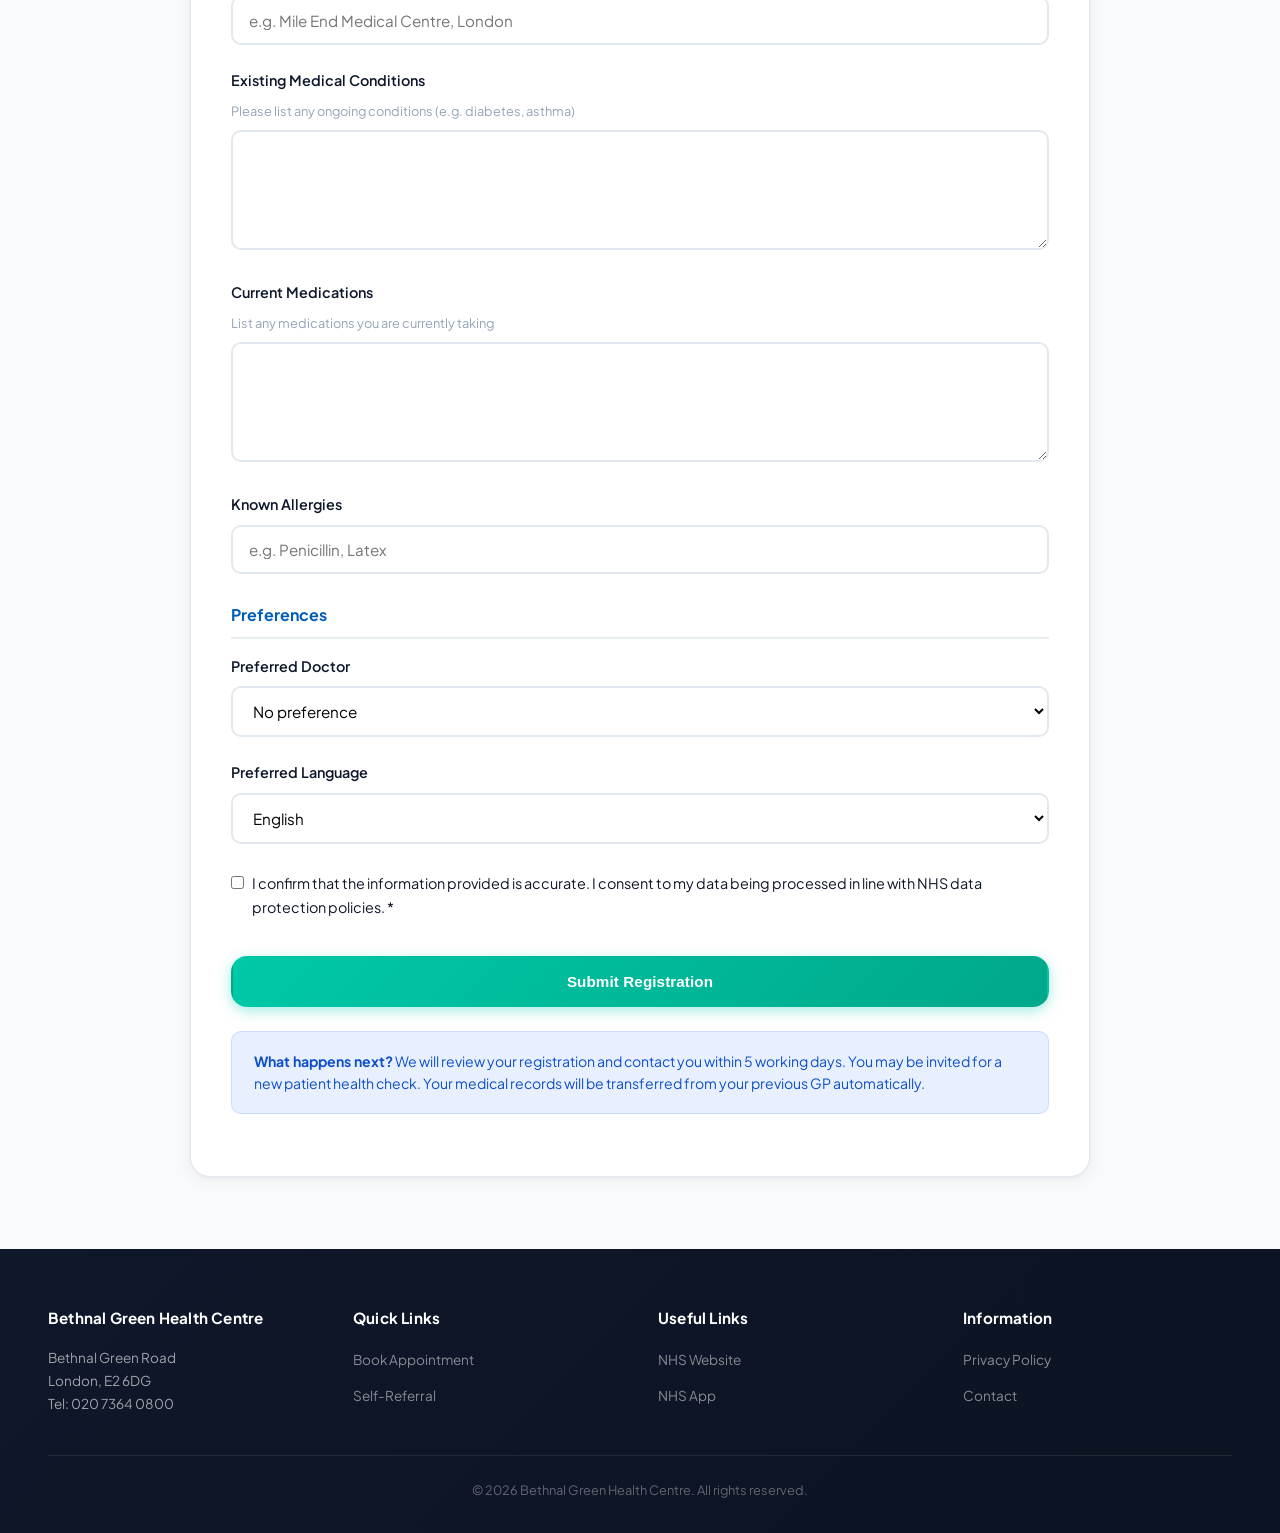
<file: register.html>
<!DOCTYPE html>
<html lang="en">
<head>
    <meta charset="UTF-8">
    <meta name="viewport" content="width=device-width, initial-scale=1.0">
    <title>Register as New Patient - Bethnal Green Health Centre</title>
    <link rel="stylesheet" href="styles.css">
    <link href="https://fonts.googleapis.com/css2?family=Inter:wght@300;400;500;600;700&display=swap" rel="stylesheet">
</head>
<body>
    <div class="nhs-banner"><div class="container nhs-banner-inner"><a href="https://www.nhs.uk" class="nhs-logo-link" target="_blank"><svg class="nhs-logo" xmlns="http://www.w3.org/2000/svg" viewBox="0 0 40 16" width="80" height="32"><path fill="#fff" d="M0 0h40v16H0z"/><path fill="#005eb8" d="M3.9 1.5h4.4l2.6 9h.1l1.8-9h3.3l-2.8 13H9l-2.7-9h-.1l-1.8 9H1.1M17.3 1.5h3.6l-1 4.9h4L25 1.5h3.5l-2.7 13h-3.5l1.1-5.6h-4.1l-1.2 5.6h-3.4M37.7 4.4c-.7-.3-1.6-.6-2.9-.6-1.4 0-2.5.2-2.5 1.3 0 1.8 5.1 1.2 5.1 5.1 0 3.6-3.3 4.5-6.4 4.5-1.3 0-2.9-.3-4-.7l.8-2.7c.7.4 2.1.7 3.2.7s2.8-.2 2.8-1.5c0-2.1-5.1-1.3-5.1-5 0-3.4 2.9-4.4 5.8-4.4 1.6 0 3.1.2 4 .6"/></svg></a><nav class="nhs-top-nav"><a href="https://www.nhs.uk/nhs-app/" target="_blank">NHS App</a><a href="https://111.nhs.uk/" target="_blank">NHS 111</a></nav></div></div>

    <header class="main-header"><div class="container header-inner"><div class="header-left"><div class="practice-icon">&#9769;</div><div><h1 class="practice-name">Bethnal Green Health Centre</h1><p class="practice-subtitle">NHS GP Practice &bull; Tower Hamlets</p></div></div><div class="header-right"><a href="signin.html" class="btn btn-outline">Sign In</a><a href="register.html" class="btn btn-primary">Register</a></div></div></header>

    <nav class="main-nav"><div class="container"><button class="mobile-menu-btn" onclick="toggleMenu()" aria-label="Menu">&#9776;</button><ul class="nav-list" id="navList"><li><a href="index.html">Home</a></li><li><a href="about.html">About Us</a></li><li><a href="services.html">Services</a></li><li><a href="self-referral.html">Self-Referral</a></li><li><a href="appointments.html">Appointments</a></li><li><a href="results.html">Test Results</a></li><li><a href="register.html" class="active">New Patients</a></li><li><a href="contact.html">Contact</a></li></ul></div></nav>

    <div class="page-header">
        <div class="container">
            <p class="breadcrumb"><a href="index.html">Home</a> &rsaquo; Register as New Patient</p>
            <h2>Register as a New Patient</h2>
            <p>Join our practice — everyone is welcome</p>
        </div>
    </div>

    <section class="section">
        <div class="container">
            <div class="alert alert-info">
                <strong>Who can register?</strong> Anyone living in the Bethnal Green and Tower Hamlets area can register with us. You do not need proof of address, immigration status, or an NHS number to register. Healthcare is free for everyone.
            </div>

            <div class="form-card wide" style="margin:0 auto;">
                <h3 style="margin-bottom:24px;color:#003087;">Patient Registration Form (GMS1)</h3>

                <form onsubmit="handleRegister(event)">
                    <h4 style="color:#005eb8;margin-bottom:16px;padding-bottom:8px;border-bottom:2px solid #e8edee;">Personal Details</h4>
                    <div class="form-row">
                        <div class="form-group">
                            <label for="firstName">First Name *</label>
                            <input type="text" id="firstName" class="form-control" required>
                        </div>
                        <div class="form-group">
                            <label for="lastName">Last Name *</label>
                            <input type="text" id="lastName" class="form-control" required>
                        </div>
                    </div>
                    <div class="form-row">
                        <div class="form-group">
                            <label for="dob">Date of Birth *</label>
                            <input type="date" id="dob" class="form-control" required>
                        </div>
                        <div class="form-group">
                            <label for="gender">Gender *</label>
                            <select id="gender" class="form-control" required>
                                <option value="">Select...</option>
                                <option>Male</option>
                                <option>Female</option>
                                <option>Non-binary</option>
                                <option>Prefer not to say</option>
                            </select>
                        </div>
                    </div>
                    <div class="form-group">
                        <label for="nhsNumber">NHS Number</label>
                        <span class="hint">If you know it. It's a 10-digit number found on previous prescriptions or letters from the NHS.</span>
                        <input type="text" id="nhsNumber" class="form-control" placeholder="e.g. 123 456 7890">
                    </div>

                    <h4 style="color:#005eb8;margin:28px 0 16px;padding-bottom:8px;border-bottom:2px solid #e8edee;">Contact Details</h4>
                    <div class="form-group">
                        <label for="address">Home Address *</label>
                        <input type="text" id="address" class="form-control" placeholder="House number and street" required>
                    </div>
                    <div class="form-row">
                        <div class="form-group">
                            <label for="city">City *</label>
                            <input type="text" id="city" class="form-control" value="London" required>
                        </div>
                        <div class="form-group">
                            <label for="postcode">Postcode *</label>
                            <input type="text" id="postcode" class="form-control" placeholder="e.g. E2 6DG" required>
                        </div>
                    </div>
                    <div class="form-row">
                        <div class="form-group">
                            <label for="phone">Telephone Number *</label>
                            <input type="tel" id="phone" class="form-control" placeholder="e.g. 07700 900000" required>
                        </div>
                        <div class="form-group">
                            <label for="regEmail">Email Address</label>
                            <input type="email" id="regEmail" class="form-control" placeholder="you@example.com">
                        </div>
                    </div>

                    <h4 style="color:#005eb8;margin:28px 0 16px;padding-bottom:8px;border-bottom:2px solid #e8edee;">Medical History</h4>
                    <div class="form-group">
                        <label for="prevGP">Previous GP Practice</label>
                        <span class="hint">Name and address of your previous GP, if applicable</span>
                        <input type="text" id="prevGP" class="form-control" placeholder="e.g. Mile End Medical Centre, London">
                    </div>
                    <div class="form-group">
                        <label for="conditions">Existing Medical Conditions</label>
                        <span class="hint">Please list any ongoing conditions (e.g. diabetes, asthma)</span>
                        <textarea id="conditions" class="form-control" rows="3"></textarea>
                    </div>
                    <div class="form-group">
                        <label for="medications">Current Medications</label>
                        <span class="hint">List any medications you are currently taking</span>
                        <textarea id="medications" class="form-control" rows="3"></textarea>
                    </div>
                    <div class="form-group">
                        <label for="allergies">Known Allergies</label>
                        <input type="text" id="allergies" class="form-control" placeholder="e.g. Penicillin, Latex">
                    </div>

                    <h4 style="color:#005eb8;margin:28px 0 16px;padding-bottom:8px;border-bottom:2px solid #e8edee;">Preferences</h4>
                    <div class="form-group">
                        <label for="prefDoc">Preferred Doctor</label>
                        <select id="prefDoc" class="form-control">
                            <option value="">No preference</option>
                            <option>Dr Amira Patel (Female)</option>
                            <option>Dr James Chen (Male)</option>
                            <option>Dr Sarah Okonkwo (Female)</option>
                            <option>Dr Raj Sharma (Male)</option>
                        </select>
                    </div>
                    <div class="form-group">
                        <label for="language">Preferred Language</label>
                        <select id="language" class="form-control">
                            <option>English</option>
                            <option>Bengali / Sylheti</option>
                            <option>Somali</option>
                            <option>Urdu</option>
                            <option>Arabic</option>
                            <option>Other</option>
                        </select>
                    </div>

                    <div class="form-group" style="margin-top:28px;">
                        <label style="display:flex;align-items:flex-start;gap:8px;cursor:pointer;font-weight:400;">
                            <input type="checkbox" required style="margin-top:4px;">
                            I confirm that the information provided is accurate. I consent to my data being processed in line with NHS data protection policies. *
                        </label>
                    </div>

                    <button type="submit" class="btn btn-primary btn-lg" style="width:100%;margin-top:12px;">Submit Registration</button>
                </form>

                <div class="alert alert-info" style="margin-top:24px;">
                    <strong>What happens next?</strong> We will review your registration and contact you within 5 working days. You may be invited for a new patient health check. Your medical records will be transferred from your previous GP automatically.
                </div>
            </div>
        </div>
    </section>

    <footer class="main-footer"><div class="container"><div class="footer-grid"><div><h4>Bethnal Green Health Centre</h4><p>Bethnal Green Road<br>London, E2 6DG</p><p>Tel: 020 7364 0800</p></div><div><h4>Quick Links</h4><ul><li><a href="appointments.html">Book Appointment</a></li><li><a href="self-referral.html">Self-Referral</a></li></ul></div><div><h4>Useful Links</h4><ul><li><a href="https://www.nhs.uk" target="_blank">NHS Website</a></li><li><a href="https://www.nhs.uk/nhs-app/" target="_blank">NHS App</a></li></ul></div><div><h4>Information</h4><ul><li><a href="privacy.html">Privacy Policy</a></li><li><a href="contact.html">Contact</a></li></ul></div></div><div class="footer-bottom"><p>&copy; 2026 Bethnal Green Health Centre. All rights reserved.</p></div></div></footer>
    <script src="script.js"></script>
</body>
</html>
</file>
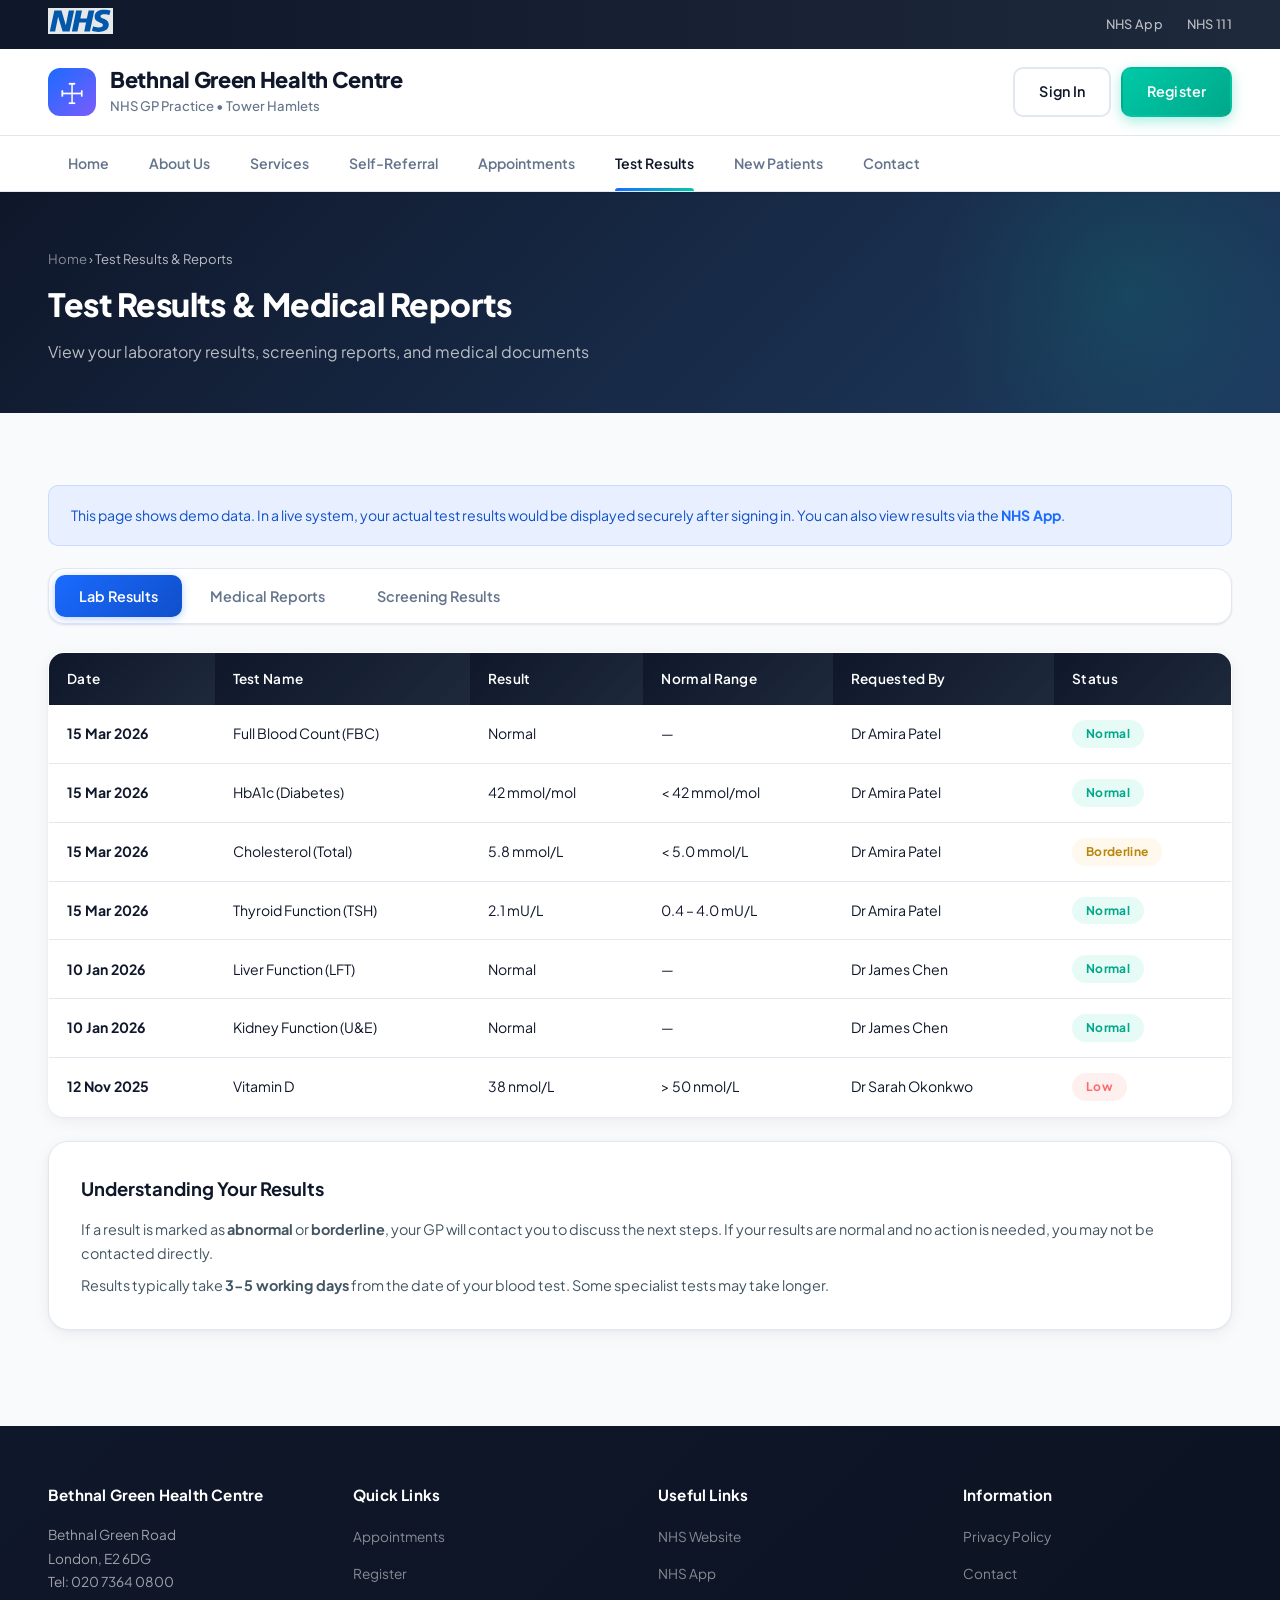
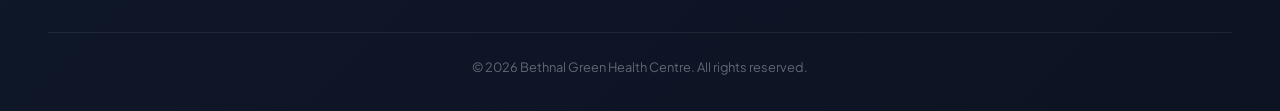
<file: results.html>
<!DOCTYPE html>
<html lang="en">
<head>
    <meta charset="UTF-8">
    <meta name="viewport" content="width=device-width, initial-scale=1.0">
    <title>Test Results & Reports - Bethnal Green Health Centre</title>
    <link rel="stylesheet" href="styles.css">
    <link href="https://fonts.googleapis.com/css2?family=Inter:wght@300;400;500;600;700&display=swap" rel="stylesheet">
</head>
<body>
    <div class="nhs-banner"><div class="container nhs-banner-inner"><a href="https://www.nhs.uk" class="nhs-logo-link" target="_blank"><svg class="nhs-logo" xmlns="http://www.w3.org/2000/svg" viewBox="0 0 40 16" width="80" height="32"><path fill="#fff" d="M0 0h40v16H0z"/><path fill="#005eb8" d="M3.9 1.5h4.4l2.6 9h.1l1.8-9h3.3l-2.8 13H9l-2.7-9h-.1l-1.8 9H1.1M17.3 1.5h3.6l-1 4.9h4L25 1.5h3.5l-2.7 13h-3.5l1.1-5.6h-4.1l-1.2 5.6h-3.4M37.7 4.4c-.7-.3-1.6-.6-2.9-.6-1.4 0-2.5.2-2.5 1.3 0 1.8 5.1 1.2 5.1 5.1 0 3.6-3.3 4.5-6.4 4.5-1.3 0-2.9-.3-4-.7l.8-2.7c.7.4 2.1.7 3.2.7s2.8-.2 2.8-1.5c0-2.1-5.1-1.3-5.1-5 0-3.4 2.9-4.4 5.8-4.4 1.6 0 3.1.2 4 .6"/></svg></a><nav class="nhs-top-nav"><a href="https://www.nhs.uk/nhs-app/" target="_blank">NHS App</a><a href="https://111.nhs.uk/" target="_blank">NHS 111</a></nav></div></div>

    <header class="main-header"><div class="container header-inner"><div class="header-left"><div class="practice-icon">&#9769;</div><div><h1 class="practice-name">Bethnal Green Health Centre</h1><p class="practice-subtitle">NHS GP Practice &bull; Tower Hamlets</p></div></div><div class="header-right"><a href="signin.html" class="btn btn-outline">Sign In</a><a href="register.html" class="btn btn-primary">Register</a></div></div></header>

    <nav class="main-nav"><div class="container"><button class="mobile-menu-btn" onclick="toggleMenu()" aria-label="Menu">&#9776;</button><ul class="nav-list" id="navList"><li><a href="index.html">Home</a></li><li><a href="about.html">About Us</a></li><li><a href="services.html">Services</a></li><li><a href="self-referral.html">Self-Referral</a></li><li><a href="appointments.html">Appointments</a></li><li><a href="results.html" class="active">Test Results</a></li><li><a href="register.html">New Patients</a></li><li><a href="contact.html">Contact</a></li></ul></div></nav>

    <div class="page-header">
        <div class="container">
            <p class="breadcrumb"><a href="index.html">Home</a> &rsaquo; Test Results &amp; Reports</p>
            <h2>Test Results &amp; Medical Reports</h2>
            <p>View your laboratory results, screening reports, and medical documents</p>
        </div>
    </div>

    <section class="section">
        <div class="container">
            <div class="alert alert-info">
                This page shows demo data. In a live system, your actual test results would be displayed securely after signing in. You can also view results via the <a href="https://www.nhs.uk/nhs-app/" target="_blank"><strong>NHS App</strong></a>.
            </div>

            <!-- Tabs -->
            <div class="tab-nav">
                <button class="tab-btn active" onclick="openTab('labResults', this)">Lab Results</button>
                <button class="tab-btn" onclick="openTab('reports', this)">Medical Reports</button>
                <button class="tab-btn" onclick="openTab('screenings', this)">Screening Results</button>
            </div>

            <!-- Lab Results -->
            <div id="labResults" class="tab-content active">
                <table class="data-table">
                    <thead>
                        <tr>
                            <th>Date</th>
                            <th>Test Name</th>
                            <th>Result</th>
                            <th>Normal Range</th>
                            <th>Requested By</th>
                            <th>Status</th>
                        </tr>
                    </thead>
                    <tbody>
                        <tr>
                            <td><strong>15 Mar 2026</strong></td>
                            <td>Full Blood Count (FBC)</td>
                            <td>Normal</td>
                            <td>—</td>
                            <td>Dr Amira Patel</td>
                            <td><span class="status-badge status-confirmed">Normal</span></td>
                        </tr>
                        <tr>
                            <td><strong>15 Mar 2026</strong></td>
                            <td>HbA1c (Diabetes)</td>
                            <td>42 mmol/mol</td>
                            <td>&lt; 42 mmol/mol</td>
                            <td>Dr Amira Patel</td>
                            <td><span class="status-badge status-confirmed">Normal</span></td>
                        </tr>
                        <tr>
                            <td><strong>15 Mar 2026</strong></td>
                            <td>Cholesterol (Total)</td>
                            <td>5.8 mmol/L</td>
                            <td>&lt; 5.0 mmol/L</td>
                            <td>Dr Amira Patel</td>
                            <td><span class="status-badge status-pending">Borderline</span></td>
                        </tr>
                        <tr>
                            <td><strong>15 Mar 2026</strong></td>
                            <td>Thyroid Function (TSH)</td>
                            <td>2.1 mU/L</td>
                            <td>0.4 – 4.0 mU/L</td>
                            <td>Dr Amira Patel</td>
                            <td><span class="status-badge status-confirmed">Normal</span></td>
                        </tr>
                        <tr>
                            <td><strong>10 Jan 2026</strong></td>
                            <td>Liver Function (LFT)</td>
                            <td>Normal</td>
                            <td>—</td>
                            <td>Dr James Chen</td>
                            <td><span class="status-badge status-confirmed">Normal</span></td>
                        </tr>
                        <tr>
                            <td><strong>10 Jan 2026</strong></td>
                            <td>Kidney Function (U&amp;E)</td>
                            <td>Normal</td>
                            <td>—</td>
                            <td>Dr James Chen</td>
                            <td><span class="status-badge status-confirmed">Normal</span></td>
                        </tr>
                        <tr>
                            <td><strong>12 Nov 2025</strong></td>
                            <td>Vitamin D</td>
                            <td>38 nmol/L</td>
                            <td>&gt; 50 nmol/L</td>
                            <td>Dr Sarah Okonkwo</td>
                            <td><span class="status-badge status-cancelled">Low</span></td>
                        </tr>
                    </tbody>
                </table>

                <div class="content-card" style="margin-top:24px;">
                    <h3>Understanding Your Results</h3>
                    <p style="font-size:0.9rem;color:#425563;">If a result is marked as <strong>abnormal</strong> or <strong>borderline</strong>, your GP will contact you to discuss the next steps. If your results are normal and no action is needed, you may not be contacted directly.</p>
                    <p style="font-size:0.9rem;color:#425563;margin-top:8px;">Results typically take <strong>3-5 working days</strong> from the date of your blood test. Some specialist tests may take longer.</p>
                </div>
            </div>

            <!-- Medical Reports -->
            <div id="reports" class="tab-content">
                <table class="data-table">
                    <thead>
                        <tr>
                            <th>Date</th>
                            <th>Report Type</th>
                            <th>Summary</th>
                            <th>Doctor</th>
                            <th>Action</th>
                        </tr>
                    </thead>
                    <tbody>
                        <tr>
                            <td><strong>05 Jan 2026</strong></td>
                            <td>Diabetes Annual Review</td>
                            <td>HbA1c within target. Continue current medication. Review in 6 months.</td>
                            <td>Dr Amira Patel</td>
                            <td><a href="#" class="btn btn-outline" style="padding:6px 14px;font-size:0.8rem;">View</a></td>
                        </tr>
                        <tr>
                            <td><strong>20 Nov 2025</strong></td>
                            <td>Cardiology Referral Letter</td>
                            <td>Referred for ECG and stress test following chest pain investigation.</td>
                            <td>Dr James Chen</td>
                            <td><a href="#" class="btn btn-outline" style="padding:6px 14px;font-size:0.8rem;">View</a></td>
                        </tr>
                        <tr>
                            <td><strong>15 Sep 2025</strong></td>
                            <td>Mental Health Assessment</td>
                            <td>Mild anxiety. Referred to IAPT talking therapies. Review in 8 weeks.</td>
                            <td>Dr Sarah Okonkwo</td>
                            <td><a href="#" class="btn btn-outline" style="padding:6px 14px;font-size:0.8rem;">View</a></td>
                        </tr>
                    </tbody>
                </table>
            </div>

            <!-- Screening Results -->
            <div id="screenings" class="tab-content">
                <table class="data-table">
                    <thead>
                        <tr>
                            <th>Date</th>
                            <th>Screening Type</th>
                            <th>Result</th>
                            <th>Next Due</th>
                            <th>Status</th>
                        </tr>
                    </thead>
                    <tbody>
                        <tr>
                            <td><strong>24 Feb 2026</strong></td>
                            <td>Cervical Screening (Smear Test)</td>
                            <td>No abnormalities detected (HPV negative)</td>
                            <td>Feb 2029</td>
                            <td><span class="status-badge status-confirmed">Normal</span></td>
                        </tr>
                        <tr>
                            <td><strong>15 Oct 2025</strong></td>
                            <td>NHS Health Check (40-74)</td>
                            <td>Low cardiovascular risk. Lifestyle advice given.</td>
                            <td>Oct 2030</td>
                            <td><span class="status-badge status-confirmed">Normal</span></td>
                        </tr>
                        <tr>
                            <td><strong>01 Jun 2025</strong></td>
                            <td>Bowel Cancer Screening (FIT)</td>
                            <td>Normal — no further action required</td>
                            <td>Jun 2027</td>
                            <td><span class="status-badge status-confirmed">Normal</span></td>
                        </tr>
                    </tbody>
                </table>

                <div class="content-card" style="margin-top:24px;">
                    <h3>NHS Screening Programmes</h3>
                    <p style="font-size:0.9rem;color:#425563;">The NHS offers free screening programmes to help detect conditions early:</p>
                    <ul style="margin:12px 0 0 20px;font-size:0.9rem;color:#425563;line-height:2;">
                        <li><strong>Cervical screening:</strong> Women aged 25-64, every 3-5 years</li>
                        <li><strong>Breast screening:</strong> Women aged 50-71, every 3 years</li>
                        <li><strong>Bowel cancer screening:</strong> Everyone aged 60-74, every 2 years</li>
                        <li><strong>Abdominal aortic aneurysm:</strong> Men at age 65</li>
                        <li><strong>NHS Health Check:</strong> Ages 40-74, every 5 years</li>
                    </ul>
                </div>
            </div>
        </div>
    </section>

    <footer class="main-footer"><div class="container"><div class="footer-grid"><div><h4>Bethnal Green Health Centre</h4><p>Bethnal Green Road<br>London, E2 6DG</p><p>Tel: 020 7364 0800</p></div><div><h4>Quick Links</h4><ul><li><a href="appointments.html">Appointments</a></li><li><a href="register.html">Register</a></li></ul></div><div><h4>Useful Links</h4><ul><li><a href="https://www.nhs.uk" target="_blank">NHS Website</a></li><li><a href="https://www.nhs.uk/nhs-app/" target="_blank">NHS App</a></li></ul></div><div><h4>Information</h4><ul><li><a href="privacy.html">Privacy Policy</a></li><li><a href="contact.html">Contact</a></li></ul></div></div><div class="footer-bottom"><p>&copy; 2026 Bethnal Green Health Centre. All rights reserved.</p></div></div></footer>
    <script src="script.js"></script>
</body>
</html>
</file>
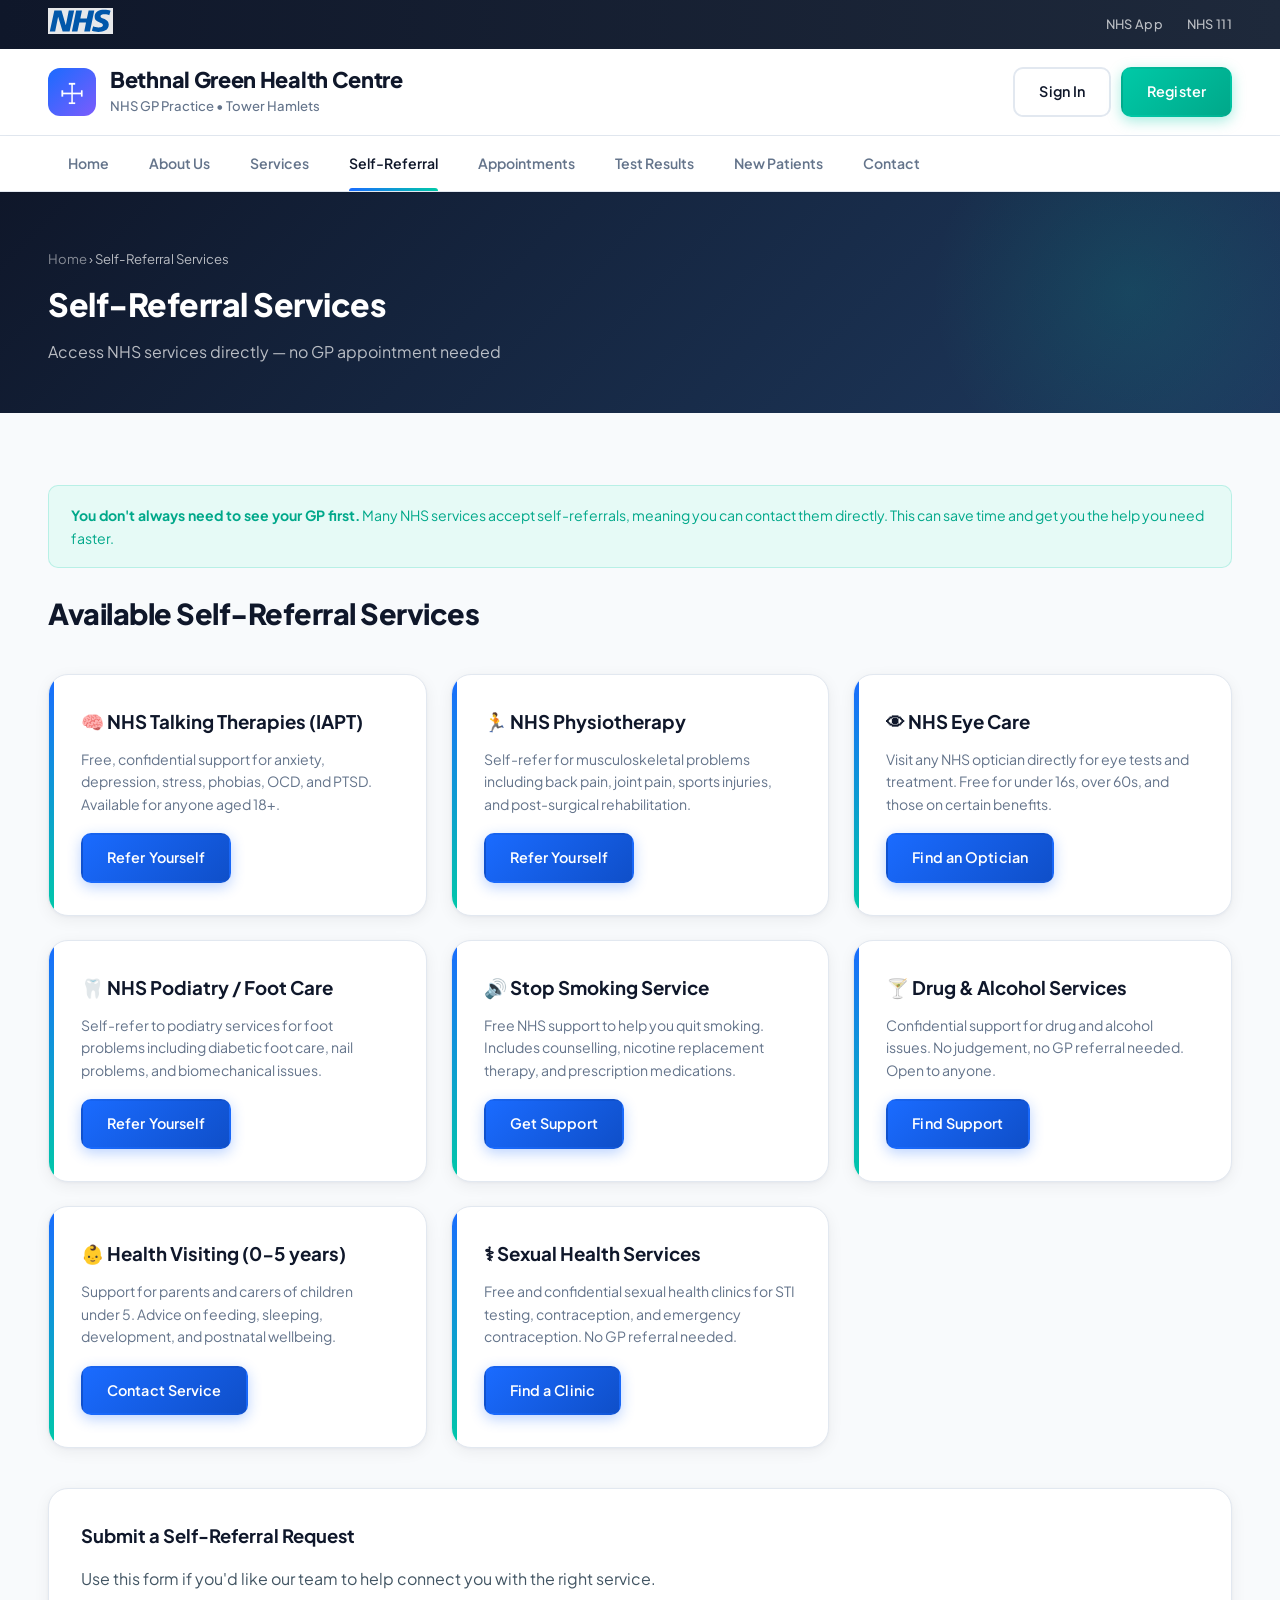
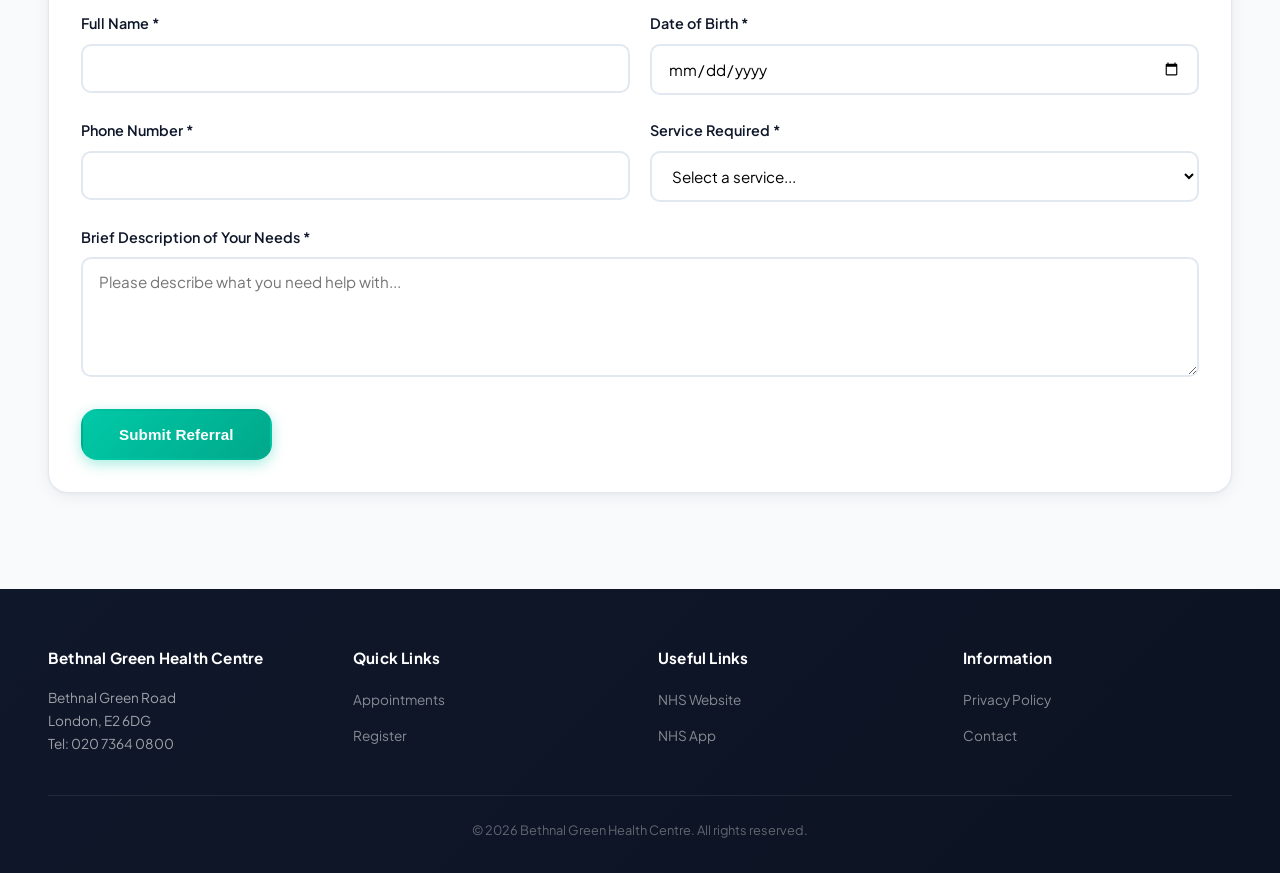
<file: self-referral.html>
<!DOCTYPE html>
<html lang="en">
<head>
    <meta charset="UTF-8">
    <meta name="viewport" content="width=device-width, initial-scale=1.0">
    <title>Self-Referral Services - Bethnal Green Health Centre</title>
    <link rel="stylesheet" href="styles.css">
    <link href="https://fonts.googleapis.com/css2?family=Inter:wght@300;400;500;600;700&display=swap" rel="stylesheet">
</head>
<body>
    <div class="nhs-banner"><div class="container nhs-banner-inner"><a href="https://www.nhs.uk" class="nhs-logo-link" target="_blank"><svg class="nhs-logo" xmlns="http://www.w3.org/2000/svg" viewBox="0 0 40 16" width="80" height="32"><path fill="#fff" d="M0 0h40v16H0z"/><path fill="#005eb8" d="M3.9 1.5h4.4l2.6 9h.1l1.8-9h3.3l-2.8 13H9l-2.7-9h-.1l-1.8 9H1.1M17.3 1.5h3.6l-1 4.9h4L25 1.5h3.5l-2.7 13h-3.5l1.1-5.6h-4.1l-1.2 5.6h-3.4M37.7 4.4c-.7-.3-1.6-.6-2.9-.6-1.4 0-2.5.2-2.5 1.3 0 1.8 5.1 1.2 5.1 5.1 0 3.6-3.3 4.5-6.4 4.5-1.3 0-2.9-.3-4-.7l.8-2.7c.7.4 2.1.7 3.2.7s2.8-.2 2.8-1.5c0-2.1-5.1-1.3-5.1-5 0-3.4 2.9-4.4 5.8-4.4 1.6 0 3.1.2 4 .6"/></svg></a><nav class="nhs-top-nav"><a href="https://www.nhs.uk/nhs-app/" target="_blank">NHS App</a><a href="https://111.nhs.uk/" target="_blank">NHS 111</a></nav></div></div>

    <header class="main-header"><div class="container header-inner"><div class="header-left"><div class="practice-icon">&#9769;</div><div><h1 class="practice-name">Bethnal Green Health Centre</h1><p class="practice-subtitle">NHS GP Practice &bull; Tower Hamlets</p></div></div><div class="header-right"><a href="signin.html" class="btn btn-outline">Sign In</a><a href="register.html" class="btn btn-primary">Register</a></div></div></header>

    <nav class="main-nav"><div class="container"><button class="mobile-menu-btn" onclick="toggleMenu()" aria-label="Menu">&#9776;</button><ul class="nav-list" id="navList"><li><a href="index.html">Home</a></li><li><a href="about.html">About Us</a></li><li><a href="services.html">Services</a></li><li><a href="self-referral.html" class="active">Self-Referral</a></li><li><a href="appointments.html">Appointments</a></li><li><a href="results.html">Test Results</a></li><li><a href="register.html">New Patients</a></li><li><a href="contact.html">Contact</a></li></ul></div></nav>

    <div class="page-header">
        <div class="container">
            <p class="breadcrumb"><a href="index.html">Home</a> &rsaquo; Self-Referral Services</p>
            <h2>Self-Referral Services</h2>
            <p>Access NHS services directly — no GP appointment needed</p>
        </div>
    </div>

    <section class="section">
        <div class="container">
            <div class="alert alert-success">
                <strong>You don't always need to see your GP first.</strong> Many NHS services accept self-referrals, meaning you can contact them directly. This can save time and get you the help you need faster.
            </div>

            <h2 class="section-title">Available Self-Referral Services</h2>
            <div class="referral-grid">
                <div class="referral-card">
                    <h3>&#129504; NHS Talking Therapies (IAPT)</h3>
                    <p>Free, confidential support for anxiety, depression, stress, phobias, OCD, and PTSD. Available for anyone aged 18+.</p>
                    <a href="https://www.nhs.uk/mental-health/talking-therapies-medicine-treatments/talking-therapies-and-counselling/nhs-talking-therapies/" target="_blank" class="btn btn-secondary">Refer Yourself</a>
                </div>
                <div class="referral-card">
                    <h3>&#127939; NHS Physiotherapy</h3>
                    <p>Self-refer for musculoskeletal problems including back pain, joint pain, sports injuries, and post-surgical rehabilitation.</p>
                    <a href="#" class="btn btn-secondary" onclick="alert('This would link to your local MSK self-referral service.')">Refer Yourself</a>
                </div>
                <div class="referral-card">
                    <h3>&#128065; NHS Eye Care</h3>
                    <p>Visit any NHS optician directly for eye tests and treatment. Free for under 16s, over 60s, and those on certain benefits.</p>
                    <a href="https://www.nhs.uk/nhs-services/opticians/" target="_blank" class="btn btn-secondary">Find an Optician</a>
                </div>
                <div class="referral-card">
                    <h3>&#129463; NHS Podiatry / Foot Care</h3>
                    <p>Self-refer to podiatry services for foot problems including diabetic foot care, nail problems, and biomechanical issues.</p>
                    <a href="#" class="btn btn-secondary" onclick="alert('This would link to your local podiatry self-referral service.')">Refer Yourself</a>
                </div>
                <div class="referral-card">
                    <h3>&#128266; Stop Smoking Service</h3>
                    <p>Free NHS support to help you quit smoking. Includes counselling, nicotine replacement therapy, and prescription medications.</p>
                    <a href="https://www.nhs.uk/better-health/quit-smoking/" target="_blank" class="btn btn-secondary">Get Support</a>
                </div>
                <div class="referral-card">
                    <h3>&#127864; Drug & Alcohol Services</h3>
                    <p>Confidential support for drug and alcohol issues. No judgement, no GP referral needed. Open to anyone.</p>
                    <a href="https://www.nhs.uk/live-well/addiction-support/" target="_blank" class="btn btn-secondary">Find Support</a>
                </div>
                <div class="referral-card">
                    <h3>&#128118; Health Visiting (0-5 years)</h3>
                    <p>Support for parents and carers of children under 5. Advice on feeding, sleeping, development, and postnatal wellbeing.</p>
                    <a href="#" class="btn btn-secondary" onclick="alert('This would link to your local health visiting team.')">Contact Service</a>
                </div>
                <div class="referral-card">
                    <h3>&#9877; Sexual Health Services</h3>
                    <p>Free and confidential sexual health clinics for STI testing, contraception, and emergency contraception. No GP referral needed.</p>
                    <a href="https://www.nhs.uk/nhs-services/sexual-health-services/" target="_blank" class="btn btn-secondary">Find a Clinic</a>
                </div>
            </div>

            <!-- Self-Referral Form -->
            <div class="content-card" style="margin-top:40px;">
                <h3>Submit a Self-Referral Request</h3>
                <p style="margin-bottom:20px;color:#425563;">Use this form if you'd like our team to help connect you with the right service.</p>

                <form onsubmit="handleReferral(event)">
                    <div class="form-row">
                        <div class="form-group">
                            <label for="refName">Full Name *</label>
                            <input type="text" id="refName" class="form-control" required>
                        </div>
                        <div class="form-group">
                            <label for="refDob">Date of Birth *</label>
                            <input type="date" id="refDob" class="form-control" required>
                        </div>
                    </div>
                    <div class="form-row">
                        <div class="form-group">
                            <label for="refPhone">Phone Number *</label>
                            <input type="tel" id="refPhone" class="form-control" required>
                        </div>
                        <div class="form-group">
                            <label for="refService">Service Required *</label>
                            <select id="refService" class="form-control" required>
                                <option value="">Select a service...</option>
                                <option>NHS Talking Therapies (Mental Health)</option>
                                <option>Physiotherapy / MSK</option>
                                <option>Podiatry / Foot Care</option>
                                <option>Stop Smoking</option>
                                <option>Drug & Alcohol Support</option>
                                <option>Sexual Health</option>
                                <option>Health Visiting</option>
                                <option>Other</option>
                            </select>
                        </div>
                    </div>
                    <div class="form-group">
                        <label for="refDetails">Brief Description of Your Needs *</label>
                        <textarea id="refDetails" class="form-control" rows="4" required placeholder="Please describe what you need help with..."></textarea>
                    </div>
                    <button type="submit" class="btn btn-primary btn-lg">Submit Referral</button>
                </form>
            </div>
        </div>
    </section>

    <footer class="main-footer"><div class="container"><div class="footer-grid"><div><h4>Bethnal Green Health Centre</h4><p>Bethnal Green Road<br>London, E2 6DG</p><p>Tel: 020 7364 0800</p></div><div><h4>Quick Links</h4><ul><li><a href="appointments.html">Appointments</a></li><li><a href="register.html">Register</a></li></ul></div><div><h4>Useful Links</h4><ul><li><a href="https://www.nhs.uk" target="_blank">NHS Website</a></li><li><a href="https://www.nhs.uk/nhs-app/" target="_blank">NHS App</a></li></ul></div><div><h4>Information</h4><ul><li><a href="privacy.html">Privacy Policy</a></li><li><a href="contact.html">Contact</a></li></ul></div></div><div class="footer-bottom"><p>&copy; 2026 Bethnal Green Health Centre. All rights reserved.</p></div></div></footer>
    <script src="script.js"></script>
</body>
</html>
</file>
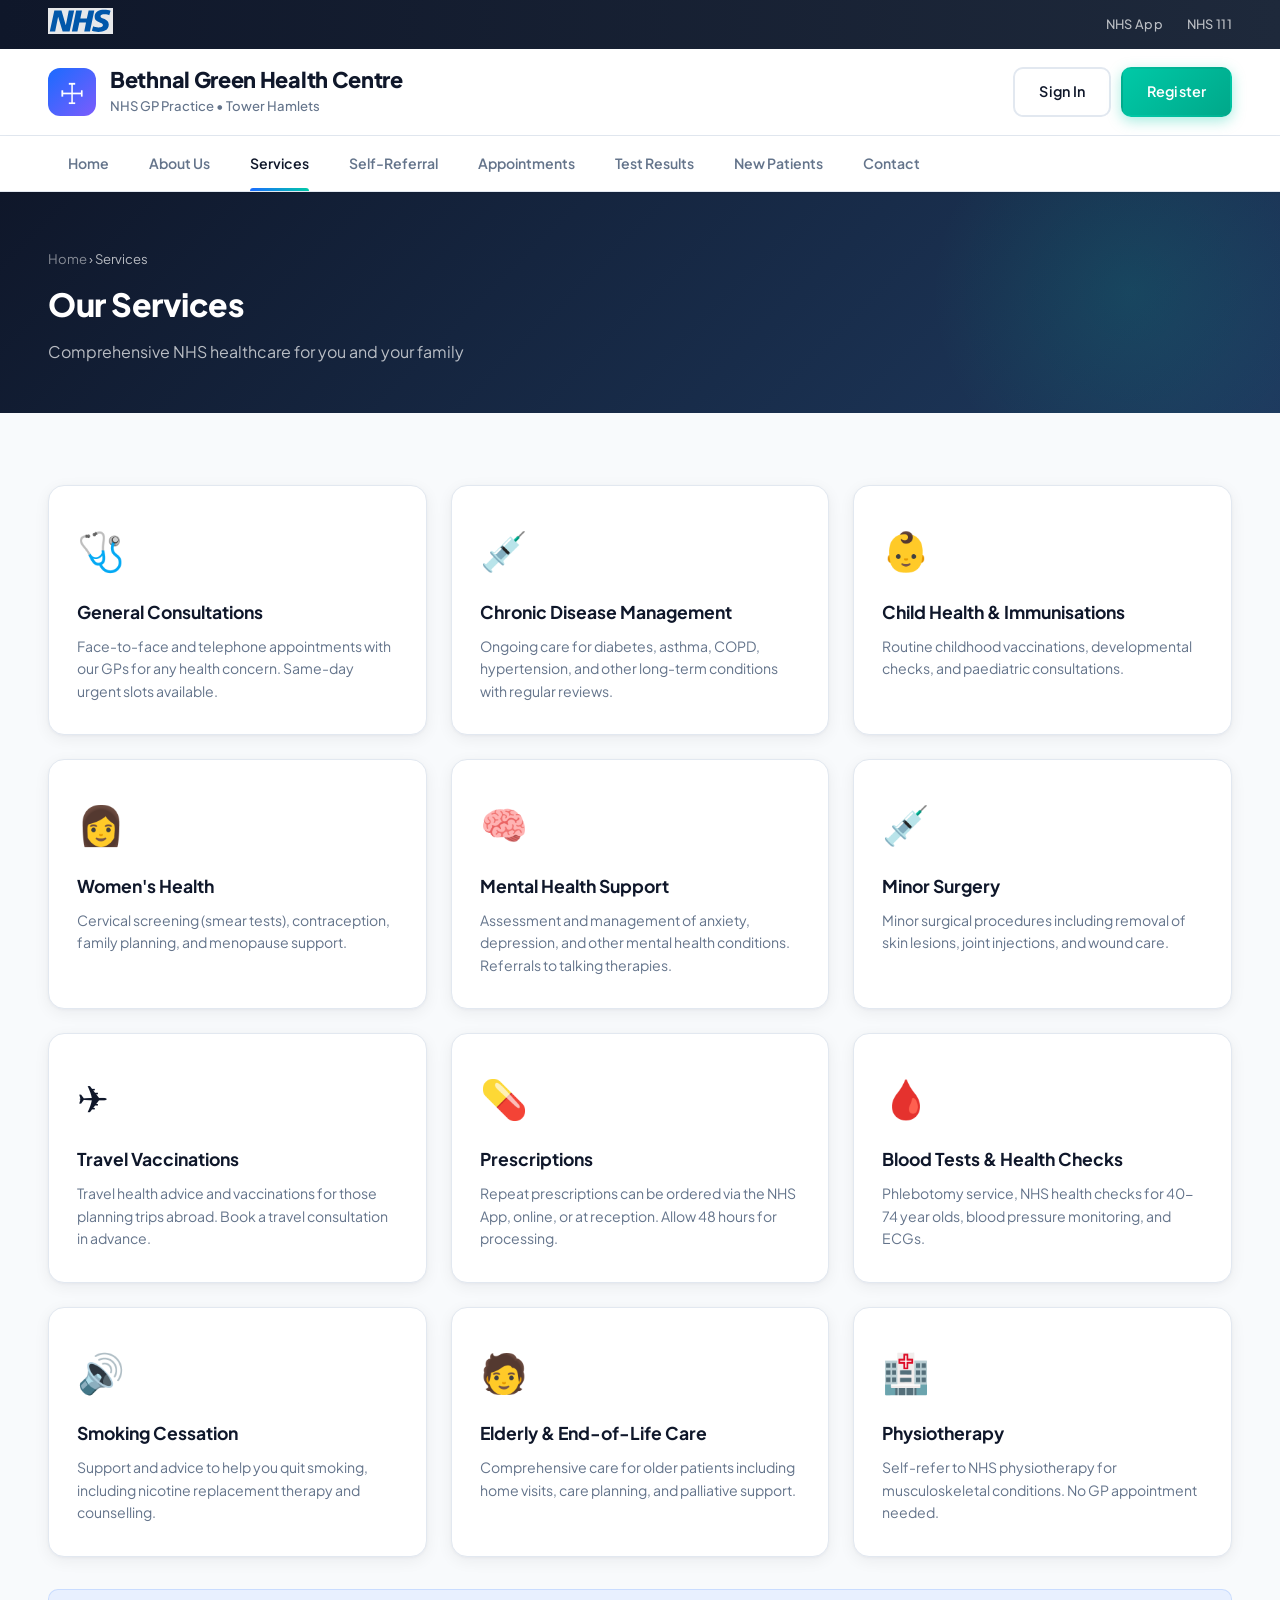
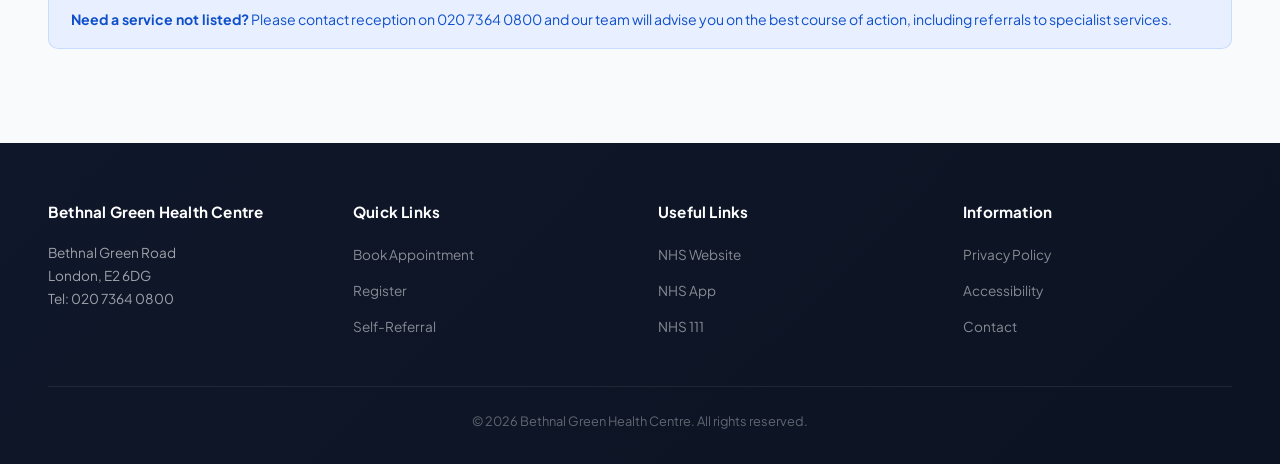
<file: services.html>
<!DOCTYPE html>
<html lang="en">
<head>
    <meta charset="UTF-8">
    <meta name="viewport" content="width=device-width, initial-scale=1.0">
    <title>Our Services - Bethnal Green Health Centre</title>
    <link rel="stylesheet" href="styles.css">
    <link href="https://fonts.googleapis.com/css2?family=Inter:wght@300;400;500;600;700&display=swap" rel="stylesheet">
</head>
<body>
    <div class="nhs-banner"><div class="container nhs-banner-inner"><a href="https://www.nhs.uk" class="nhs-logo-link" target="_blank"><svg class="nhs-logo" xmlns="http://www.w3.org/2000/svg" viewBox="0 0 40 16" width="80" height="32"><path fill="#fff" d="M0 0h40v16H0z"/><path fill="#005eb8" d="M3.9 1.5h4.4l2.6 9h.1l1.8-9h3.3l-2.8 13H9l-2.7-9h-.1l-1.8 9H1.1M17.3 1.5h3.6l-1 4.9h4L25 1.5h3.5l-2.7 13h-3.5l1.1-5.6h-4.1l-1.2 5.6h-3.4M37.7 4.4c-.7-.3-1.6-.6-2.9-.6-1.4 0-2.5.2-2.5 1.3 0 1.8 5.1 1.2 5.1 5.1 0 3.6-3.3 4.5-6.4 4.5-1.3 0-2.9-.3-4-.7l.8-2.7c.7.4 2.1.7 3.2.7s2.8-.2 2.8-1.5c0-2.1-5.1-1.3-5.1-5 0-3.4 2.9-4.4 5.8-4.4 1.6 0 3.1.2 4 .6"/></svg></a><nav class="nhs-top-nav"><a href="https://www.nhs.uk/nhs-app/" target="_blank">NHS App</a><a href="https://111.nhs.uk/" target="_blank">NHS 111</a></nav></div></div>

    <header class="main-header"><div class="container header-inner"><div class="header-left"><div class="practice-icon">&#9769;</div><div><h1 class="practice-name">Bethnal Green Health Centre</h1><p class="practice-subtitle">NHS GP Practice &bull; Tower Hamlets</p></div></div><div class="header-right"><a href="signin.html" class="btn btn-outline">Sign In</a><a href="register.html" class="btn btn-primary">Register</a></div></div></header>

    <nav class="main-nav"><div class="container"><button class="mobile-menu-btn" onclick="toggleMenu()" aria-label="Menu">&#9776;</button><ul class="nav-list" id="navList"><li><a href="index.html">Home</a></li><li><a href="about.html">About Us</a></li><li><a href="services.html" class="active">Services</a></li><li><a href="self-referral.html">Self-Referral</a></li><li><a href="appointments.html">Appointments</a></li><li><a href="results.html">Test Results</a></li><li><a href="register.html">New Patients</a></li><li><a href="contact.html">Contact</a></li></ul></div></nav>

    <div class="page-header">
        <div class="container">
            <p class="breadcrumb"><a href="index.html">Home</a> &rsaquo; Services</p>
            <h2>Our Services</h2>
            <p>Comprehensive NHS healthcare for you and your family</p>
        </div>
    </div>

    <section class="section">
        <div class="container">
            <div class="card-grid">
                <div class="quick-card" style="cursor:default;">
                    <div class="quick-icon">&#129658;</div>
                    <h3>General Consultations</h3>
                    <p>Face-to-face and telephone appointments with our GPs for any health concern. Same-day urgent slots available.</p>
                </div>
                <div class="quick-card" style="cursor:default;">
                    <div class="quick-icon">&#128137;</div>
                    <h3>Chronic Disease Management</h3>
                    <p>Ongoing care for diabetes, asthma, COPD, hypertension, and other long-term conditions with regular reviews.</p>
                </div>
                <div class="quick-card" style="cursor:default;">
                    <div class="quick-icon">&#128118;</div>
                    <h3>Child Health & Immunisations</h3>
                    <p>Routine childhood vaccinations, developmental checks, and paediatric consultations.</p>
                </div>
                <div class="quick-card" style="cursor:default;">
                    <div class="quick-icon">&#128105;</div>
                    <h3>Women's Health</h3>
                    <p>Cervical screening (smear tests), contraception, family planning, and menopause support.</p>
                </div>
                <div class="quick-card" style="cursor:default;">
                    <div class="quick-icon">&#129504;</div>
                    <h3>Mental Health Support</h3>
                    <p>Assessment and management of anxiety, depression, and other mental health conditions. Referrals to talking therapies.</p>
                </div>
                <div class="quick-card" style="cursor:default;">
                    <div class="quick-icon">&#128137;</div>
                    <h3>Minor Surgery</h3>
                    <p>Minor surgical procedures including removal of skin lesions, joint injections, and wound care.</p>
                </div>
                <div class="quick-card" style="cursor:default;">
                    <div class="quick-icon">&#9992;</div>
                    <h3>Travel Vaccinations</h3>
                    <p>Travel health advice and vaccinations for those planning trips abroad. Book a travel consultation in advance.</p>
                </div>
                <div class="quick-card" style="cursor:default;">
                    <div class="quick-icon">&#128138;</div>
                    <h3>Prescriptions</h3>
                    <p>Repeat prescriptions can be ordered via the NHS App, online, or at reception. Allow 48 hours for processing.</p>
                </div>
                <div class="quick-card" style="cursor:default;">
                    <div class="quick-icon">&#129656;</div>
                    <h3>Blood Tests & Health Checks</h3>
                    <p>Phlebotomy service, NHS health checks for 40-74 year olds, blood pressure monitoring, and ECGs.</p>
                </div>
                <div class="quick-card" style="cursor:default;">
                    <div class="quick-icon">&#128266;</div>
                    <h3>Smoking Cessation</h3>
                    <p>Support and advice to help you quit smoking, including nicotine replacement therapy and counselling.</p>
                </div>
                <div class="quick-card" style="cursor:default;">
                    <div class="quick-icon">&#129489;</div>
                    <h3>Elderly & End-of-Life Care</h3>
                    <p>Comprehensive care for older patients including home visits, care planning, and palliative support.</p>
                </div>
                <div class="quick-card" style="cursor:default;">
                    <div class="quick-icon">&#127973;</div>
                    <h3>Physiotherapy</h3>
                    <p>Self-refer to NHS physiotherapy for musculoskeletal conditions. No GP appointment needed.</p>
                </div>
            </div>

            <div class="alert alert-info" style="margin-top:32px;">
                <strong>Need a service not listed?</strong> Please contact reception on 020 7364 0800 and our team will advise you on the best course of action, including referrals to specialist services.
            </div>
        </div>
    </section>

    <footer class="main-footer"><div class="container"><div class="footer-grid"><div><h4>Bethnal Green Health Centre</h4><p>Bethnal Green Road<br>London, E2 6DG</p><p>Tel: 020 7364 0800</p></div><div><h4>Quick Links</h4><ul><li><a href="appointments.html">Book Appointment</a></li><li><a href="register.html">Register</a></li><li><a href="self-referral.html">Self-Referral</a></li></ul></div><div><h4>Useful Links</h4><ul><li><a href="https://www.nhs.uk" target="_blank">NHS Website</a></li><li><a href="https://www.nhs.uk/nhs-app/" target="_blank">NHS App</a></li><li><a href="https://111.nhs.uk" target="_blank">NHS 111</a></li></ul></div><div><h4>Information</h4><ul><li><a href="privacy.html">Privacy Policy</a></li><li><a href="accessibility.html">Accessibility</a></li><li><a href="contact.html">Contact</a></li></ul></div></div><div class="footer-bottom"><p>&copy; 2026 Bethnal Green Health Centre. All rights reserved.</p></div></div></footer>
    <script src="script.js"></script>
</body>
</html>
</file>
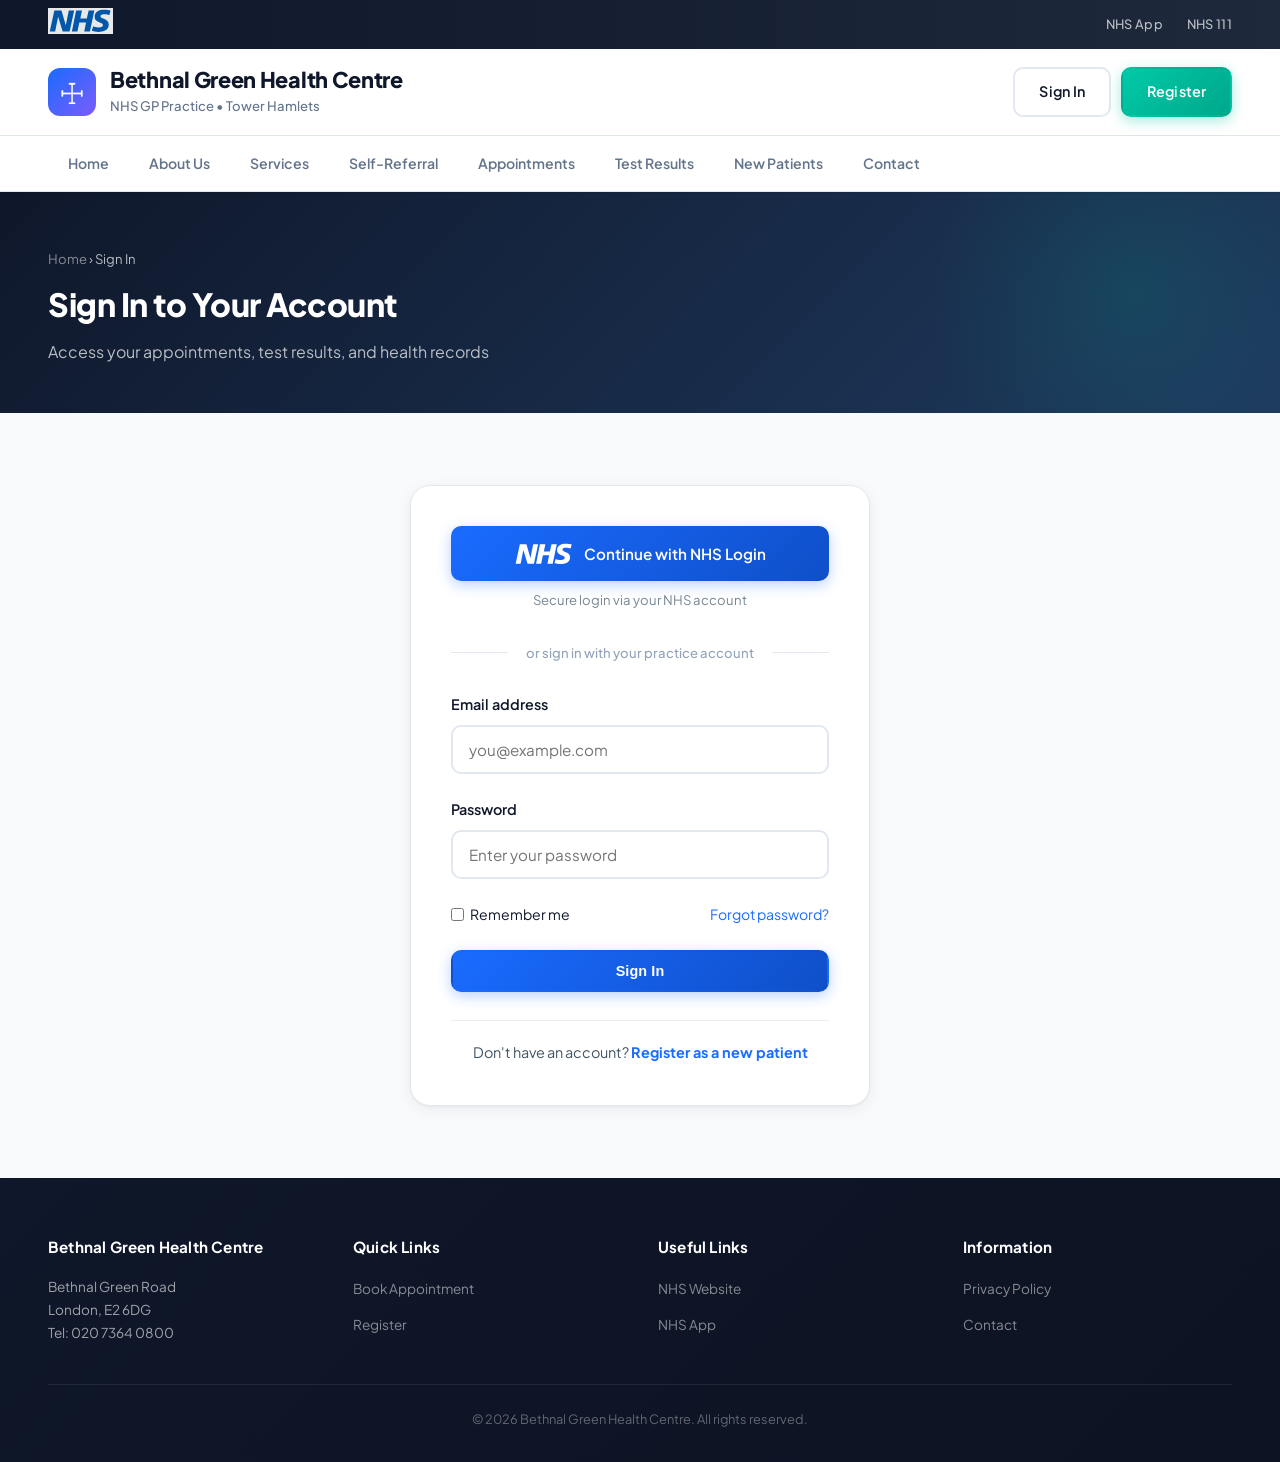
<file: signin.html>
<!DOCTYPE html>
<html lang="en">
<head>
    <meta charset="UTF-8">
    <meta name="viewport" content="width=device-width, initial-scale=1.0">
    <title>Sign In - Bethnal Green Health Centre</title>
    <link rel="stylesheet" href="styles.css">
    <link href="https://fonts.googleapis.com/css2?family=Inter:wght@300;400;500;600;700&display=swap" rel="stylesheet">
</head>
<body>
    <div class="nhs-banner"><div class="container nhs-banner-inner"><a href="https://www.nhs.uk" class="nhs-logo-link" target="_blank"><svg class="nhs-logo" xmlns="http://www.w3.org/2000/svg" viewBox="0 0 40 16" width="80" height="32"><path fill="#fff" d="M0 0h40v16H0z"/><path fill="#005eb8" d="M3.9 1.5h4.4l2.6 9h.1l1.8-9h3.3l-2.8 13H9l-2.7-9h-.1l-1.8 9H1.1M17.3 1.5h3.6l-1 4.9h4L25 1.5h3.5l-2.7 13h-3.5l1.1-5.6h-4.1l-1.2 5.6h-3.4M37.7 4.4c-.7-.3-1.6-.6-2.9-.6-1.4 0-2.5.2-2.5 1.3 0 1.8 5.1 1.2 5.1 5.1 0 3.6-3.3 4.5-6.4 4.5-1.3 0-2.9-.3-4-.7l.8-2.7c.7.4 2.1.7 3.2.7s2.8-.2 2.8-1.5c0-2.1-5.1-1.3-5.1-5 0-3.4 2.9-4.4 5.8-4.4 1.6 0 3.1.2 4 .6"/></svg></a><nav class="nhs-top-nav"><a href="https://www.nhs.uk/nhs-app/" target="_blank">NHS App</a><a href="https://111.nhs.uk/" target="_blank">NHS 111</a></nav></div></div>

    <header class="main-header"><div class="container header-inner"><div class="header-left"><div class="practice-icon">&#9769;</div><div><h1 class="practice-name">Bethnal Green Health Centre</h1><p class="practice-subtitle">NHS GP Practice &bull; Tower Hamlets</p></div></div><div class="header-right"><a href="signin.html" class="btn btn-outline">Sign In</a><a href="register.html" class="btn btn-primary">Register</a></div></div></header>

    <nav class="main-nav"><div class="container"><button class="mobile-menu-btn" onclick="toggleMenu()" aria-label="Menu">&#9776;</button><ul class="nav-list" id="navList"><li><a href="index.html">Home</a></li><li><a href="about.html">About Us</a></li><li><a href="services.html">Services</a></li><li><a href="self-referral.html">Self-Referral</a></li><li><a href="appointments.html">Appointments</a></li><li><a href="results.html">Test Results</a></li><li><a href="register.html">New Patients</a></li><li><a href="contact.html">Contact</a></li></ul></div></nav>

    <div class="page-header">
        <div class="container">
            <p class="breadcrumb"><a href="index.html">Home</a> &rsaquo; Sign In</p>
            <h2>Sign In to Your Account</h2>
            <p>Access your appointments, test results, and health records</p>
        </div>
    </div>

    <section class="section">
        <div class="container">
            <div class="form-card signin-container" style="margin:0 auto;">

                <!-- NHS Login -->
                <a href="https://www.nhs.uk/nhs-app/" target="_blank" class="nhs-login-btn">
                    <svg xmlns="http://www.w3.org/2000/svg" viewBox="0 0 40 16" width="60" height="24"><path fill="#fff" d="M0 0h40v16H0z" fill-opacity="0"/><path fill="#fff" d="M3.9 1.5h4.4l2.6 9h.1l1.8-9h3.3l-2.8 13H9l-2.7-9h-.1l-1.8 9H1.1M17.3 1.5h3.6l-1 4.9h4L25 1.5h3.5l-2.7 13h-3.5l1.1-5.6h-4.1l-1.2 5.6h-3.4M37.7 4.4c-.7-.3-1.6-.6-2.9-.6-1.4 0-2.5.2-2.5 1.3 0 1.8 5.1 1.2 5.1 5.1 0 3.6-3.3 4.5-6.4 4.5-1.3 0-2.9-.3-4-.7l.8-2.7c.7.4 2.1.7 3.2.7s2.8-.2 2.8-1.5c0-2.1-5.1-1.3-5.1-5 0-3.4 2.9-4.4 5.8-4.4 1.6 0 3.1.2 4 .6"/></svg>
                    Continue with NHS Login
                </a>
                <p style="text-align:center;font-size:0.82rem;color:#768692;margin-top:8px;">Secure login via your NHS account</p>

                <div class="signin-divider"><span>or sign in with your practice account</span></div>

                <!-- Practice Login -->
                <form onsubmit="handleSignIn(event)">
                    <div class="form-group">
                        <label for="email">Email address</label>
                        <input type="email" id="email" class="form-control" placeholder="you@example.com" required>
                    </div>
                    <div class="form-group">
                        <label for="password">Password</label>
                        <input type="password" id="password" class="form-control" placeholder="Enter your password" required>
                    </div>
                    <div style="display:flex;justify-content:space-between;align-items:center;margin-bottom:24px;">
                        <label style="font-size:0.88rem;display:flex;align-items:center;gap:6px;cursor:pointer;">
                            <input type="checkbox"> Remember me
                        </label>
                        <a href="#" style="font-size:0.88rem;">Forgot password?</a>
                    </div>
                    <button type="submit" class="btn btn-secondary" style="width:100%;">Sign In</button>
                </form>

                <div style="text-align:center;margin-top:28px;padding-top:20px;border-top:1px solid #e8edee;">
                    <p style="font-size:0.9rem;color:#425563;">Don't have an account? <a href="register.html"><strong>Register as a new patient</strong></a></p>
                </div>
            </div>
        </div>
    </section>

    <footer class="main-footer"><div class="container"><div class="footer-grid"><div><h4>Bethnal Green Health Centre</h4><p>Bethnal Green Road<br>London, E2 6DG</p><p>Tel: 020 7364 0800</p></div><div><h4>Quick Links</h4><ul><li><a href="appointments.html">Book Appointment</a></li><li><a href="register.html">Register</a></li></ul></div><div><h4>Useful Links</h4><ul><li><a href="https://www.nhs.uk" target="_blank">NHS Website</a></li><li><a href="https://www.nhs.uk/nhs-app/" target="_blank">NHS App</a></li></ul></div><div><h4>Information</h4><ul><li><a href="privacy.html">Privacy Policy</a></li><li><a href="contact.html">Contact</a></li></ul></div></div><div class="footer-bottom"><p>&copy; 2026 Bethnal Green Health Centre. All rights reserved.</p></div></div></footer>
    <script src="script.js"></script>
</body>
</html>
</file>
<file: styles.css>
/* =============================================
   Bethnal Green Health Centre – Modern Premium
   ============================================= */

@import url('https://fonts.googleapis.com/css2?family=Plus+Jakarta+Sans:wght@300;400;500;600;700;800&display=swap');

:root {
    --primary: #1a6bff;
    --primary-dark: #0f4fc9;
    --primary-light: #e8f0ff;
    --accent: #00c9a7;
    --accent-dark: #00a88a;
    --accent-light: #e6faf6;
    --coral: #ff6b6b;
    --coral-light: #fff0f0;
    --amber: #ffb347;
    --amber-light: #fff8ed;
    --purple: #7c5cfc;
    --purple-light: #f3f0ff;
    --dark: #0f172a;
    --dark-2: #1e293b;
    --dark-3: #334155;
    --grey: #64748b;
    --grey-light: #94a3b8;
    --border: #e2e8f0;
    --bg: #f8fafc;
    --white: #ffffff;
    --font: 'Plus Jakarta Sans', 'Inter', -apple-system, BlinkMacSystemFont, sans-serif;
    --max-width: 1240px;
    --radius: 16px;
    --radius-sm: 10px;
    --radius-xs: 6px;
    --shadow-sm: 0 1px 3px rgba(15,23,42,0.04), 0 1px 2px rgba(15,23,42,0.06);
    --shadow: 0 4px 16px rgba(15,23,42,0.06), 0 1px 3px rgba(15,23,42,0.04);
    --shadow-lg: 0 12px 40px rgba(15,23,42,0.1), 0 4px 12px rgba(15,23,42,0.05);
    --shadow-xl: 0 20px 60px rgba(15,23,42,0.12);
    --transition: 0.3s cubic-bezier(0.4, 0, 0.2, 1);
}

*, *::before, *::after { box-sizing: border-box; margin: 0; padding: 0; }
html { scroll-behavior: smooth; font-size: 16px; }
body {
    font-family: var(--font);
    color: var(--dark);
    background: var(--bg);
    line-height: 1.65;
    -webkit-font-smoothing: antialiased;
    -moz-osx-font-smoothing: grayscale;
}

a { color: var(--primary); text-decoration: none; transition: color var(--transition); }
a:hover { color: var(--primary-dark); }
a:focus { outline: 3px solid rgba(26,107,255,0.3); outline-offset: 2px; border-radius: 4px; }
img { max-width: 100%; height: auto; }

.container { max-width: var(--max-width); margin: 0 auto; padding: 0 28px; }

/* ---- NHS Top Banner ---- */
.nhs-banner {
    background: linear-gradient(90deg, var(--dark) 0%, var(--dark-2) 100%);
    padding: 8px 0;
}
.nhs-banner-inner { display: flex; align-items: center; justify-content: space-between; }
.nhs-logo { height: 26px; width: auto; opacity: 0.9; }
.nhs-top-nav { display: flex; gap: 24px; }
.nhs-top-nav a { color: rgba(255,255,255,0.7); font-size: 0.8rem; font-weight: 500; letter-spacing: 0.3px; }
.nhs-top-nav a:hover { color: #fff; }

/* ---- Main Header ---- */
.main-header {
    background: rgba(255,255,255,0.92);
    backdrop-filter: blur(20px);
    -webkit-backdrop-filter: blur(20px);
    padding: 18px 0;
    border-bottom: 1px solid var(--border);
}
.header-inner { display: flex; align-items: center; justify-content: space-between; flex-wrap: wrap; gap: 16px; }
.header-left { display: flex; align-items: center; gap: 14px; }
.practice-icon {
    font-size: 1.8rem;
    width: 48px; height: 48px;
    display: flex; align-items: center; justify-content: center;
    background: linear-gradient(135deg, var(--primary) 0%, var(--purple) 100%);
    border-radius: 12px;
    color: #fff;
}
.practice-name { font-size: 1.35rem; font-weight: 800; color: var(--dark); line-height: 1.2; letter-spacing: -0.3px; }
.practice-subtitle { font-size: 0.82rem; color: var(--grey); margin-top: 2px; font-weight: 500; }
.header-right { display: flex; gap: 10px; }

/* ---- Buttons ---- */
.btn {
    display: inline-block;
    padding: 11px 24px;
    border-radius: var(--radius-sm);
    font-size: 0.9rem;
    font-weight: 600;
    cursor: pointer;
    border: 2px solid transparent;
    transition: all var(--transition);
    text-align: center;
    letter-spacing: 0.1px;
}
.btn-primary {
    background: linear-gradient(135deg, var(--accent) 0%, var(--accent-dark) 100%);
    color: #fff;
    border-color: transparent;
    box-shadow: 0 4px 14px rgba(0,201,167,0.35);
}
.btn-primary:hover {
    transform: translateY(-2px);
    box-shadow: 0 6px 20px rgba(0,201,167,0.45);
    color: #fff;
}
.btn-outline {
    background: transparent;
    color: var(--dark);
    border-color: var(--border);
}
.btn-outline:hover {
    background: var(--dark);
    color: #fff;
    border-color: var(--dark);
}
.btn-lg { padding: 15px 36px; font-size: 0.95rem; border-radius: var(--radius); }
.btn-secondary {
    background: linear-gradient(135deg, var(--primary) 0%, var(--primary-dark) 100%);
    color: #fff;
    box-shadow: 0 4px 14px rgba(26,107,255,0.3);
}
.btn-secondary:hover {
    transform: translateY(-2px);
    box-shadow: 0 6px 20px rgba(26,107,255,0.4);
    color: #fff;
}

/* ---- Navigation ---- */
.main-nav {
    background: rgba(255,255,255,0.95);
    backdrop-filter: blur(20px);
    -webkit-backdrop-filter: blur(20px);
    padding: 0;
    position: sticky;
    top: 0;
    z-index: 100;
    border-bottom: 1px solid var(--border);
    box-shadow: var(--shadow-sm);
}
.nav-list { list-style: none; display: flex; gap: 0; flex-wrap: wrap; }
.nav-list li a {
    display: block;
    padding: 16px 20px;
    color: var(--grey);
    font-size: 0.88rem;
    font-weight: 600;
    transition: all var(--transition);
    position: relative;
}
.nav-list li a::after {
    content: '';
    position: absolute;
    bottom: 0; left: 20px; right: 20px;
    height: 3px;
    background: linear-gradient(90deg, var(--primary), var(--accent));
    border-radius: 3px 3px 0 0;
    transform: scaleX(0);
    transition: transform var(--transition);
}
.nav-list li a:hover, .nav-list li a.active { color: var(--dark); }
.nav-list li a:hover::after, .nav-list li a.active::after { transform: scaleX(1); }

.mobile-menu-btn {
    display: none;
    background: none; border: none;
    color: var(--dark); font-size: 1.5rem;
    cursor: pointer; padding: 12px;
}

/* ---- Hero ---- */
.hero {
    background: linear-gradient(135deg, #0f172a 0%, #1e3a5f 40%, #1a4a7a 100%);
    color: #fff;
    padding: 80px 0;
    position: relative;
    overflow: hidden;
}
.hero::before {
    content: '';
    position: absolute;
    top: -50%; right: -20%;
    width: 700px; height: 700px;
    background: radial-gradient(circle, rgba(0,201,167,0.15) 0%, transparent 70%);
    border-radius: 50%;
}
.hero::after {
    content: '';
    position: absolute;
    bottom: -30%; left: -10%;
    width: 500px; height: 500px;
    background: radial-gradient(circle, rgba(26,107,255,0.12) 0%, transparent 70%);
    border-radius: 50%;
}
.hero-inner {
    display: grid;
    grid-template-columns: 1fr 380px;
    gap: 48px;
    align-items: center;
    position: relative;
    z-index: 1;
}
.hero-content h2 {
    font-size: 3rem;
    font-weight: 800;
    margin-bottom: 18px;
    line-height: 1.15;
    letter-spacing: -1px;
    background: linear-gradient(135deg, #fff 0%, #b8d4f0 100%);
    -webkit-background-clip: text;
    -webkit-text-fill-color: transparent;
    background-clip: text;
}
.hero-content p {
    font-size: 1.1rem;
    margin-bottom: 32px;
    opacity: 0.8;
    line-height: 1.8;
    font-weight: 400;
}
.hero-actions { display: flex; gap: 14px; flex-wrap: wrap; }
.hero-card {
    background: rgba(255,255,255,0.1);
    backdrop-filter: blur(20px);
    -webkit-backdrop-filter: blur(20px);
    color: #fff;
    padding: 30px;
    border-radius: 20px;
    border: 1px solid rgba(255,255,255,0.15);
    box-shadow: 0 8px 32px rgba(0,0,0,0.2);
}
.hero-card h3 { font-size: 1.15rem; margin-bottom: 14px; color: var(--coral); font-weight: 700; }
.hero-card p { margin-bottom: 8px; font-size: 0.92rem; opacity: 0.9; }
.hero-card hr { border: none; border-top: 1px solid rgba(255,255,255,0.15); margin: 16px 0; }
.hero-card .small { font-size: 0.82rem; opacity: 0.6; }

/* ---- Sections ---- */
.section { padding: 72px 0; }
.section-alt { background: var(--white); }
.section-title {
    font-size: 1.8rem;
    font-weight: 800;
    color: var(--dark);
    margin-bottom: 36px;
    letter-spacing: -0.5px;
}

/* ---- Card Grid ---- */
.card-grid {
    display: grid;
    grid-template-columns: repeat(auto-fill, minmax(300px, 1fr));
    gap: 24px;
}
.quick-card {
    background: var(--white);
    padding: 32px 28px;
    border-radius: var(--radius);
    box-shadow: var(--shadow);
    border: 1px solid var(--border);
    transition: all var(--transition);
    display: block;
    color: var(--dark);
    position: relative;
    overflow: hidden;
}
.quick-card::before {
    content: '';
    position: absolute;
    top: 0; left: 0; right: 0;
    height: 4px;
    background: linear-gradient(90deg, var(--primary), var(--accent));
    opacity: 0;
    transition: opacity var(--transition);
}
.quick-card:hover {
    transform: translateY(-6px);
    box-shadow: var(--shadow-lg);
    color: var(--dark);
    border-color: transparent;
}
.quick-card:hover::before { opacity: 1; }
.quick-icon {
    font-size: 2.4rem;
    margin-bottom: 16px;
    display: inline-block;
}
.quick-card h3 { font-size: 1.1rem; font-weight: 700; margin-bottom: 8px; color: var(--dark); }
.quick-card p { font-size: 0.88rem; color: var(--grey); line-height: 1.6; }

/* ---- Two Column ---- */
.two-col { display: grid; grid-template-columns: 1fr 1fr; gap: 48px; }

/* ---- Hours Table ---- */
.hours-table { width: 100%; border-collapse: collapse; margin-bottom: 16px; }
.hours-table td {
    padding: 12px 16px;
    border-bottom: 1px solid var(--border);
    font-size: 0.92rem;
}
.hours-table td:first-child { font-weight: 600; color: var(--dark); }
.hours-table tr:hover td { background: var(--bg); }
.hours-table tr.closed td { color: var(--coral); }
.note { font-size: 0.82rem; color: var(--grey-light); font-style: italic; }

/* ---- Address Block ---- */
.address-block {
    background: linear-gradient(135deg, var(--primary-light) 0%, var(--purple-light) 100%);
    padding: 24px;
    border-radius: var(--radius);
    margin-bottom: 20px;
    border: 1px solid rgba(26,107,255,0.1);
}
.address-block p { font-size: 0.92rem; line-height: 1.7; }
.contact-quick { margin-bottom: 20px; }
.contact-quick p { margin-bottom: 8px; font-size: 0.92rem; }

/* ---- Announcements ---- */
.announcements { display: grid; grid-template-columns: repeat(auto-fill, minmax(320px, 1fr)); gap: 24px; }
.announcement-card {
    background: var(--white);
    padding: 28px;
    border-radius: var(--radius);
    box-shadow: var(--shadow);
    border: 1px solid var(--border);
    transition: all var(--transition);
}
.announcement-card:hover { box-shadow: var(--shadow-lg); transform: translateY(-2px); }
.announcement-card h3 { margin: 12px 0 8px; font-size: 1.05rem; color: var(--dark); font-weight: 700; }
.announcement-card p { font-size: 0.88rem; color: var(--grey); line-height: 1.6; }
.announcement-badge {
    display: inline-block;
    background: linear-gradient(135deg, var(--coral), #ff8787);
    color: #fff;
    font-size: 0.7rem;
    font-weight: 700;
    text-transform: uppercase;
    padding: 4px 12px;
    border-radius: 20px;
    letter-spacing: 0.8px;
}
.announcement-badge.info { background: linear-gradient(135deg, var(--primary), var(--purple)); }
.announcement-date { display: block; margin-top: 14px; font-size: 0.78rem; color: var(--grey-light); }

/* ---- NHS App Promo ---- */
.nhs-app-promo {
    background: linear-gradient(135deg, #f0f7ff 0%, #e8f0ff 50%, #f3f0ff 100%);
    border-top: 1px solid var(--border);
    border-bottom: 1px solid var(--border);
}
.nhs-app-inner { display: grid; grid-template-columns: 1fr auto; gap: 48px; align-items: center; }
.nhs-app-promo h2 { color: var(--dark); margin-bottom: 12px; font-weight: 800; letter-spacing: -0.5px; }
.nhs-app-promo p { color: var(--grey); margin-bottom: 12px; }
.nhs-app-promo ul { list-style: none; margin-bottom: 28px; }
.nhs-app-promo li { padding: 6px 0; font-size: 0.92rem; color: var(--dark-3); }
.nhs-app-promo li::before {
    content: "\2713";
    display: inline-flex; align-items: center; justify-content: center;
    width: 22px; height: 22px;
    background: linear-gradient(135deg, var(--accent), var(--accent-dark));
    color: #fff;
    border-radius: 50%;
    font-size: 0.7rem;
    font-weight: 700;
    margin-right: 10px;
}
.app-buttons { display: flex; gap: 12px; }
.app-badge {
    display: inline-block;
    background: var(--dark);
    color: #fff;
    padding: 13px 28px;
    border-radius: var(--radius-sm);
    font-weight: 600;
    font-size: 0.88rem;
    transition: all var(--transition);
}
.app-badge:hover { background: var(--dark-2); color: #fff; transform: translateY(-2px); box-shadow: var(--shadow); }

/* Phone Mockup */
.phone-mockup {
    width: 240px;
    background: linear-gradient(135deg, var(--dark) 0%, var(--dark-2) 100%);
    border-radius: 32px;
    padding: 14px;
    box-shadow: var(--shadow-xl);
}
.phone-screen {
    background: var(--white);
    border-radius: 22px;
    padding: 24px 18px;
    min-height: 320px;
}
.phone-header {
    text-align: center;
    font-weight: 800;
    color: var(--primary);
    font-size: 1.05rem;
    margin-bottom: 22px;
    padding-bottom: 14px;
    border-bottom: 2px solid var(--border);
}
.phone-item {
    padding: 14px;
    margin-bottom: 10px;
    background: var(--bg);
    border-radius: var(--radius-sm);
    font-size: 0.82rem;
    font-weight: 600;
    transition: all var(--transition);
    border: 1px solid var(--border);
}

/* ---- Footer ---- */
.main-footer {
    background: linear-gradient(135deg, var(--dark) 0%, #0c1322 100%);
    color: rgba(255,255,255,0.6);
    padding: 56px 0 28px;
}
.footer-grid { display: grid; grid-template-columns: repeat(4, 1fr); gap: 36px; margin-bottom: 36px; }
.main-footer h4 {
    color: #fff;
    font-size: 0.95rem;
    margin-bottom: 16px;
    font-weight: 700;
    letter-spacing: 0.2px;
}
.main-footer p { font-size: 0.85rem; line-height: 1.7; }
.main-footer ul { list-style: none; }
.main-footer li { margin-bottom: 10px; }
.main-footer a { color: rgba(255,255,255,0.5); font-size: 0.85rem; transition: all var(--transition); }
.main-footer a:hover { color: var(--accent); }
.footer-bottom {
    border-top: 1px solid rgba(255,255,255,0.08);
    padding-top: 24px;
    text-align: center;
}
.footer-bottom p { font-size: 0.8rem; color: rgba(255,255,255,0.35); margin-bottom: 4px; }

/* ---- Page Header ---- */
.page-header {
    background: linear-gradient(135deg, var(--dark) 0%, #1e3a5f 100%);
    color: #fff;
    padding: 48px 0;
    position: relative;
    overflow: hidden;
}
.page-header::before {
    content: '';
    position: absolute;
    top: -100px; right: -50px;
    width: 400px; height: 400px;
    background: radial-gradient(circle, rgba(0,201,167,0.12) 0%, transparent 70%);
    border-radius: 50%;
}
.page-header h2 { font-size: 2rem; font-weight: 800; letter-spacing: -0.5px; position: relative; }
.page-header p { opacity: 0.7; margin-top: 8px; position: relative; font-weight: 400; }
.breadcrumb { font-size: 0.82rem; margin-bottom: 8px; opacity: 0.5; position: relative; }
.breadcrumb a { color: rgba(255,255,255,0.7); }
.breadcrumb a:hover { color: #fff; }

/* ---- Forms ---- */
.form-group { margin-bottom: 24px; }
.form-group label {
    display: block;
    font-weight: 600;
    margin-bottom: 8px;
    font-size: 0.9rem;
    color: var(--dark);
}
.form-group .hint { display: block; font-size: 0.8rem; color: var(--grey-light); margin-bottom: 8px; }
.form-control {
    width: 100%;
    padding: 13px 16px;
    border: 2px solid var(--border);
    border-radius: var(--radius-sm);
    font-size: 0.95rem;
    font-family: var(--font);
    transition: all var(--transition);
    background: var(--white);
}
.form-control:focus {
    outline: none;
    border-color: var(--primary);
    box-shadow: 0 0 0 4px rgba(26,107,255,0.1);
}
.form-control:hover { border-color: var(--grey-light); }
select.form-control { cursor: pointer; }
textarea.form-control { resize: vertical; min-height: 120px; }

.form-card {
    background: var(--white);
    padding: 40px;
    border-radius: 20px;
    box-shadow: var(--shadow);
    max-width: 700px;
    border: 1px solid var(--border);
}
.form-card.wide { max-width: 900px; }
.form-row { display: grid; grid-template-columns: 1fr 1fr; gap: 20px; }

/* ---- Content Card ---- */
.content-card {
    background: var(--white);
    padding: 32px;
    border-radius: 20px;
    box-shadow: var(--shadow);
    margin-bottom: 24px;
    border: 1px solid var(--border);
    transition: all var(--transition);
}
.content-card:hover { box-shadow: var(--shadow-lg); }
.content-card h3 { font-size: 1.15rem; color: var(--dark); margin-bottom: 14px; font-weight: 700; }

/* ---- Info List ---- */
.info-list { list-style: none; }
.info-list li {
    padding: 16px 0;
    border-bottom: 1px solid var(--border);
    display: flex;
    gap: 14px;
    align-items: flex-start;
}
.info-list .icon { font-size: 1.4rem; flex-shrink: 0; margin-top: 2px; }

/* ---- Team Grid ---- */
.team-grid { display: grid; grid-template-columns: repeat(auto-fill, minmax(240px, 1fr)); gap: 24px; }
.team-card {
    background: var(--white);
    padding: 28px;
    border-radius: 20px;
    box-shadow: var(--shadow);
    text-align: center;
    border: 1px solid var(--border);
    transition: all var(--transition);
}
.team-card:hover { transform: translateY(-4px); box-shadow: var(--shadow-lg); }
.team-avatar {
    width: 80px; height: 80px;
    background: linear-gradient(135deg, var(--primary-light), var(--purple-light));
    border-radius: 50%;
    margin: 0 auto 16px;
    display: flex; align-items: center; justify-content: center;
    font-size: 2rem;
}
.team-card h4 { color: var(--dark); margin-bottom: 4px; font-weight: 700; }
.team-card .role { font-size: 0.82rem; color: var(--grey); font-weight: 500; }

/* ---- Data Table ---- */
.data-table {
    width: 100%;
    border-collapse: collapse;
    background: var(--white);
    border-radius: var(--radius);
    overflow: hidden;
    box-shadow: var(--shadow);
    border: 1px solid var(--border);
}
.data-table th {
    background: linear-gradient(135deg, var(--dark) 0%, var(--dark-2) 100%);
    color: #fff;
    padding: 15px 18px;
    text-align: left;
    font-size: 0.85rem;
    font-weight: 600;
    letter-spacing: 0.3px;
}
.data-table td { padding: 15px 18px; border-bottom: 1px solid var(--border); font-size: 0.88rem; }
.data-table tr:hover td { background: var(--bg); }
.data-table tr:last-child td { border-bottom: none; }
.status-badge {
    display: inline-block;
    padding: 4px 14px;
    border-radius: 20px;
    font-size: 0.75rem;
    font-weight: 700;
    letter-spacing: 0.3px;
}
.status-confirmed { background: var(--accent-light); color: var(--accent-dark); }
.status-pending { background: var(--amber-light); color: #b8860b; }
.status-completed { background: var(--bg); color: var(--grey); }
.status-cancelled { background: var(--coral-light); color: var(--coral); }

/* ---- Self-Referral ---- */
.referral-grid { display: grid; grid-template-columns: repeat(auto-fill, minmax(300px, 1fr)); gap: 24px; }
.referral-card {
    background: var(--white);
    border-radius: 20px;
    box-shadow: var(--shadow);
    padding: 32px;
    border: 1px solid var(--border);
    position: relative;
    overflow: hidden;
    transition: all var(--transition);
}
.referral-card::before {
    content: '';
    position: absolute;
    top: 0; left: 0; bottom: 0;
    width: 5px;
    background: linear-gradient(180deg, var(--primary), var(--accent));
    border-radius: 5px 0 0 5px;
}
.referral-card:hover { transform: translateY(-4px); box-shadow: var(--shadow-lg); }
.referral-card h3 { color: var(--dark); margin-bottom: 10px; font-weight: 700; }
.referral-card p { font-size: 0.88rem; color: var(--grey); margin-bottom: 18px; line-height: 1.6; }

/* ---- Sign In ---- */
.signin-container { max-width: 460px; margin: 0 auto; }
.signin-divider { text-align: center; margin: 28px 0; position: relative; }
.signin-divider::before {
    content: '';
    position: absolute;
    left: 0; right: 0; top: 50%;
    border-top: 1px solid var(--border);
}
.signin-divider span {
    background: var(--white);
    padding: 0 18px;
    position: relative;
    color: var(--grey-light);
    font-size: 0.82rem;
    font-weight: 500;
}
.nhs-login-btn {
    display: flex;
    align-items: center; justify-content: center;
    gap: 10px;
    width: 100%;
    padding: 15px;
    background: linear-gradient(135deg, var(--primary) 0%, var(--primary-dark) 100%);
    color: #fff;
    border: none;
    border-radius: var(--radius-sm);
    font-size: 0.95rem;
    font-weight: 600;
    cursor: pointer;
    transition: all var(--transition);
    box-shadow: 0 4px 14px rgba(26,107,255,0.3);
}
.nhs-login-btn:hover {
    transform: translateY(-2px);
    box-shadow: 0 6px 20px rgba(26,107,255,0.4);
    color: #fff;
}

/* ---- Tabs ---- */
.tab-nav {
    display: flex;
    background: var(--white);
    border-radius: var(--radius);
    padding: 6px;
    margin-bottom: 28px;
    gap: 4px;
    box-shadow: var(--shadow-sm);
    border: 1px solid var(--border);
}
.tab-btn {
    padding: 12px 24px;
    background: none;
    border: none;
    font-size: 0.9rem;
    font-weight: 600;
    color: var(--grey);
    cursor: pointer;
    border-radius: var(--radius-sm);
    transition: all var(--transition);
    font-family: var(--font);
}
.tab-btn.active {
    background: linear-gradient(135deg, var(--primary), var(--primary-dark));
    color: #fff;
    box-shadow: 0 2px 8px rgba(26,107,255,0.3);
}
.tab-btn:hover:not(.active) { background: var(--bg); color: var(--dark); }
.tab-content { display: none; }
.tab-content.active { display: block; }

/* ---- Alerts ---- */
.alert {
    padding: 18px 22px;
    border-radius: var(--radius-sm);
    margin-bottom: 22px;
    font-size: 0.88rem;
    line-height: 1.6;
    border: 1px solid transparent;
}
.alert-info {
    background: var(--primary-light);
    border-color: rgba(26,107,255,0.15);
    color: var(--primary-dark);
}
.alert-warning {
    background: var(--amber-light);
    border-color: rgba(255,179,71,0.3);
    color: #8b6914;
}
.alert-success {
    background: var(--accent-light);
    border-color: rgba(0,201,167,0.2);
    color: var(--accent-dark);
}

/* ---- Animations ---- */
@keyframes fadeInUp {
    from { opacity: 0; transform: translateY(20px); }
    to { opacity: 1; transform: translateY(0); }
}
.hero-content, .hero-card { animation: fadeInUp 0.6s ease-out both; }
.hero-card { animation-delay: 0.15s; }

/* ---- Responsive ---- */
@media (max-width: 900px) {
    .hero-inner { grid-template-columns: 1fr; }
    .hero-card { max-width: 420px; }
    .hero-content h2 { font-size: 2.2rem; }
    .two-col { grid-template-columns: 1fr; }
    .footer-grid { grid-template-columns: 1fr 1fr; }
    .nhs-app-inner { grid-template-columns: 1fr; }
    .nhs-app-graphic { display: none; }
    .form-row { grid-template-columns: 1fr; }
}

@media (max-width: 640px) {
    .mobile-menu-btn { display: block; }
    .nav-list { display: none; flex-direction: column; background: var(--white); }
    .nav-list.show { display: flex; }
    .nav-list li a { padding: 14px 20px; border-bottom: 1px solid var(--border); }
    .nav-list li a::after { display: none; }
    .hero-content h2 { font-size: 1.8rem; }
    .hero { padding: 48px 0; }
    .section { padding: 48px 0; }
    .header-inner { flex-direction: column; align-items: flex-start; }
    .footer-grid { grid-template-columns: 1fr; }
    .nhs-top-nav { display: none; }
    .card-grid { grid-template-columns: 1fr; }
    .form-card { padding: 28px 20px; }
    .data-table { font-size: 0.78rem; }
    .data-table th, .data-table td { padding: 12px 10px; }
    .tab-nav { flex-direction: column; }
    .tab-btn { text-align: left; }
    .section-title { font-size: 1.5rem; }
    .page-header h2 { font-size: 1.6rem; }
}
</file>
